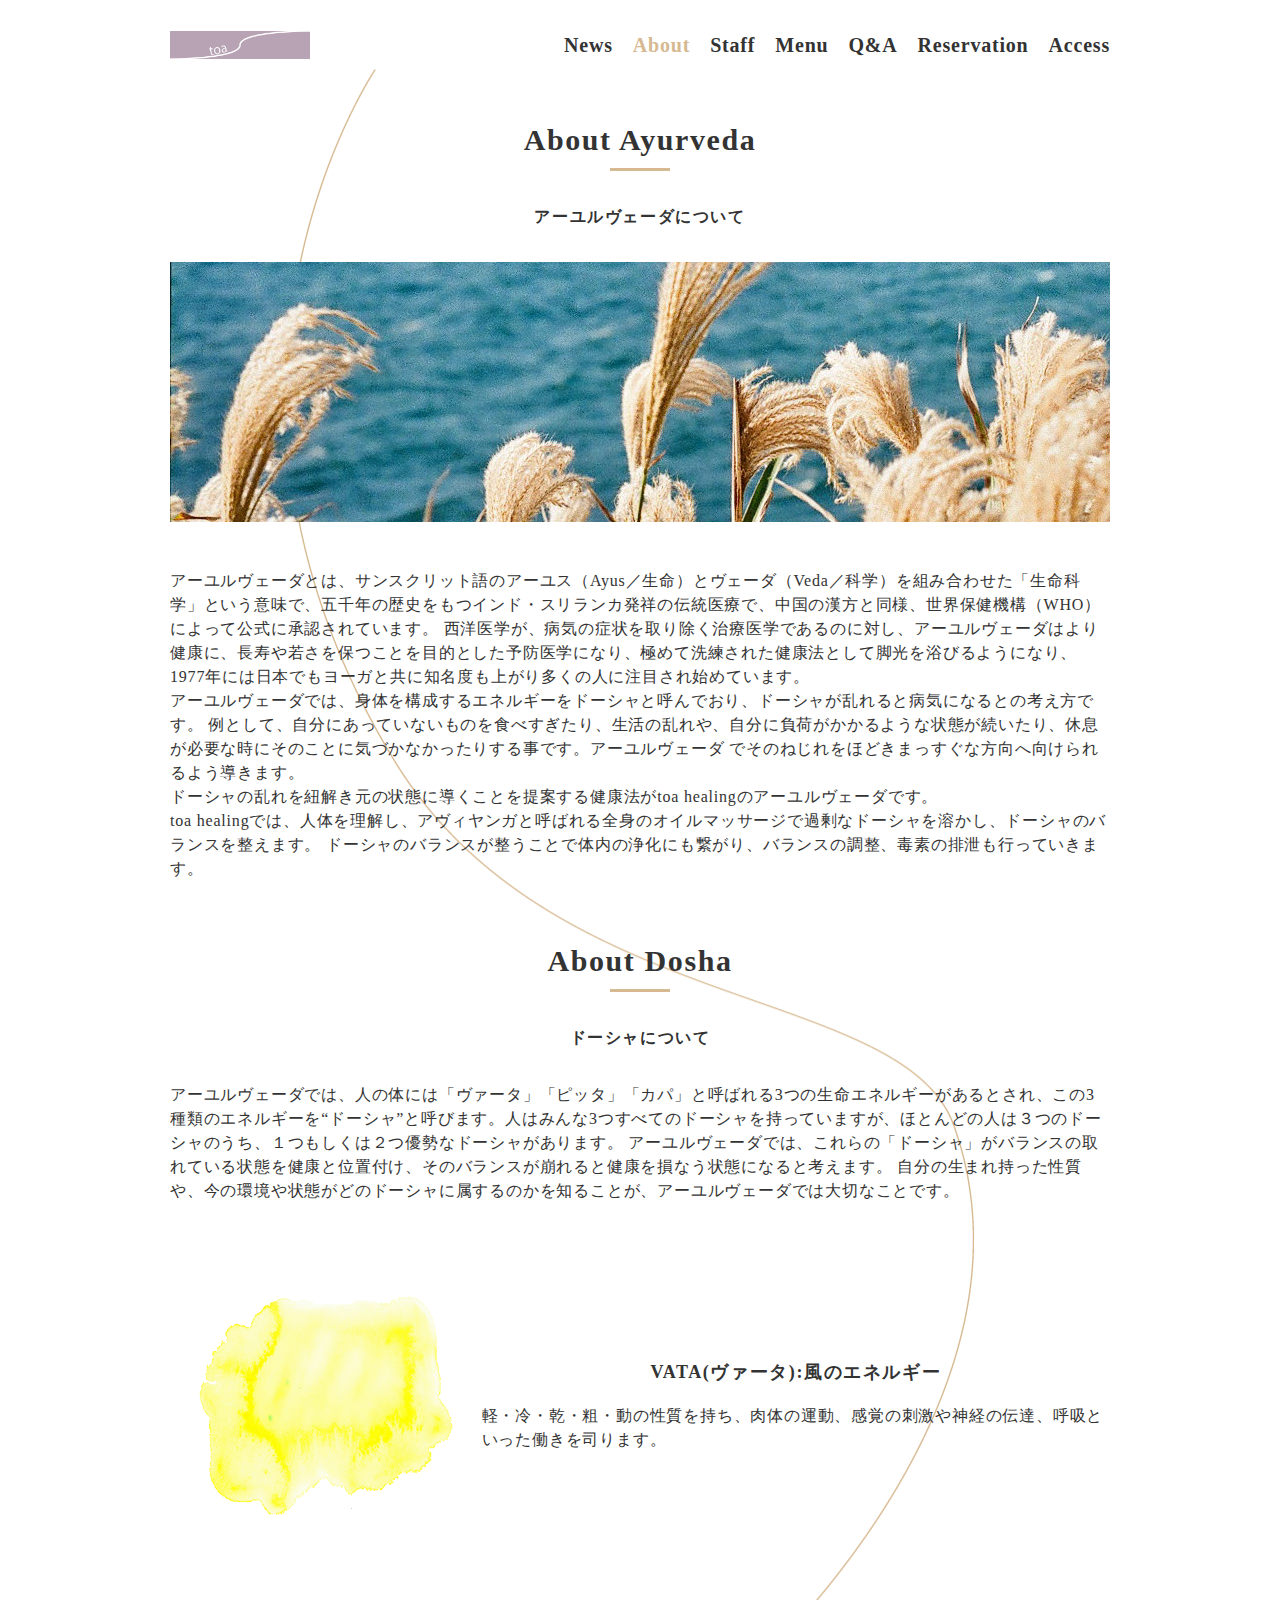
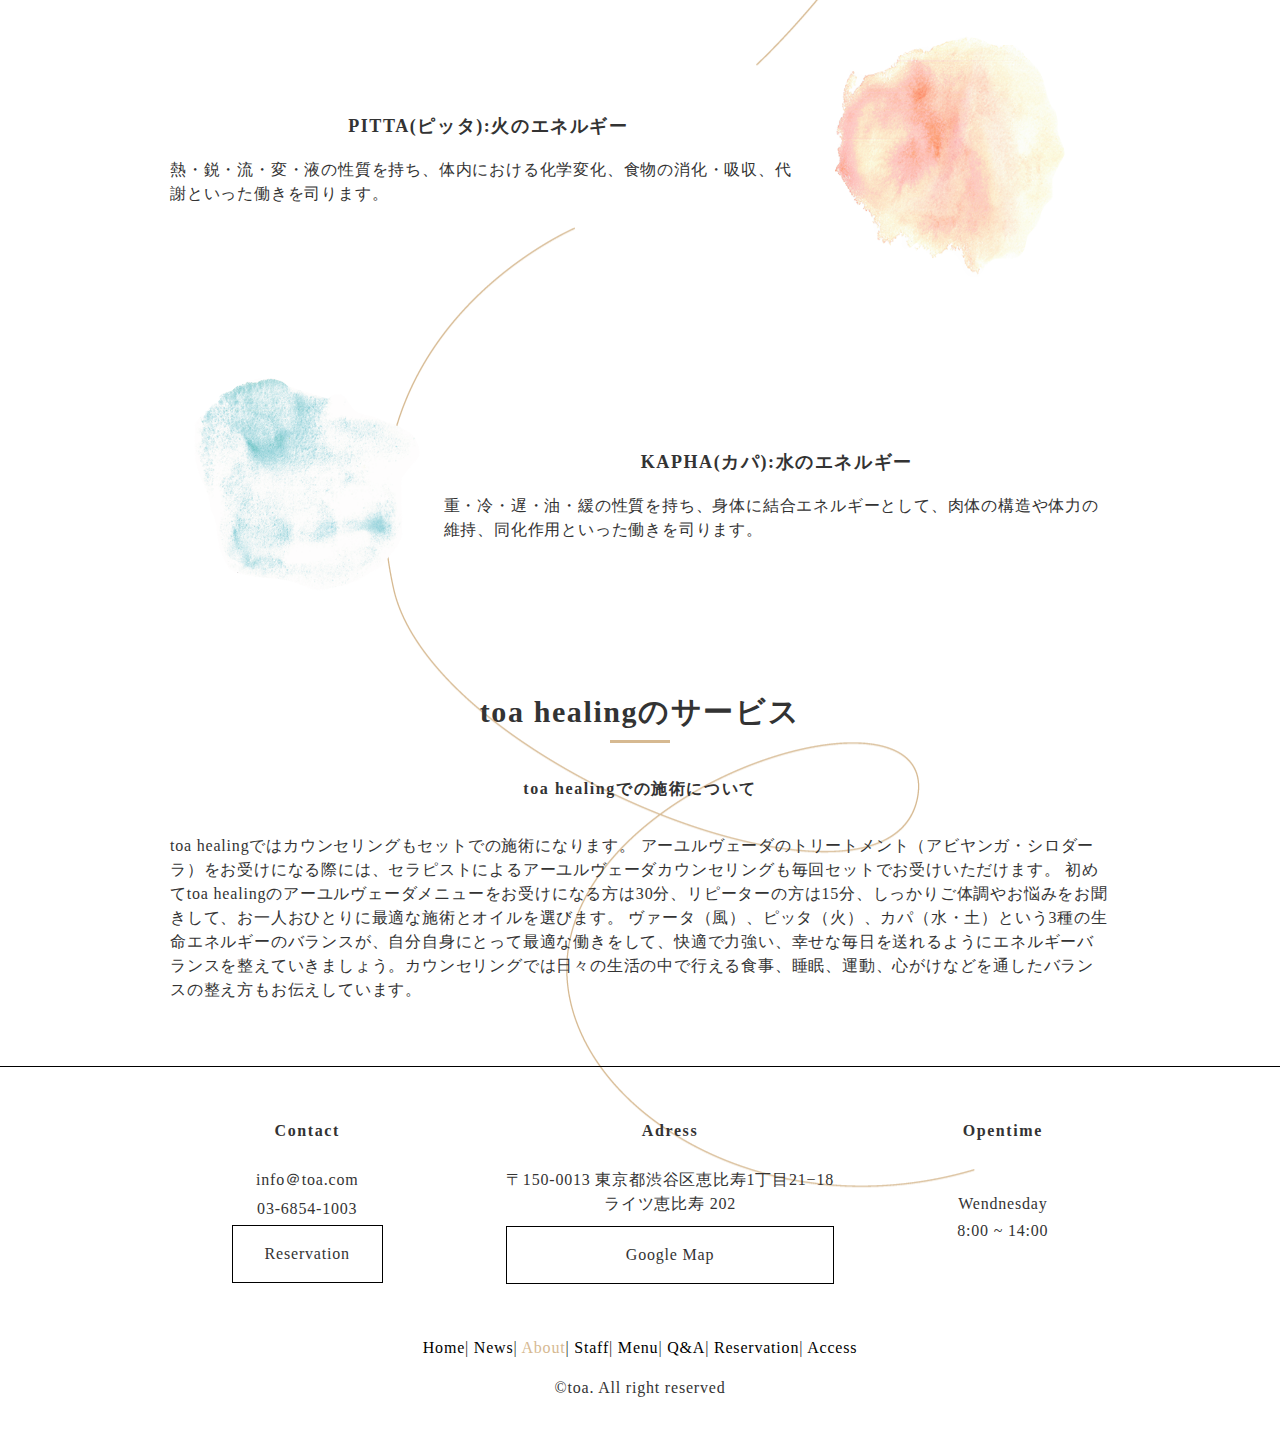
<file: about/index.html>
<!DOCTYPE html>
<html lang="ja" dir="ltr">
<head>
    <meta charset="UTF-8">
    <meta name="description" content="恵比寿のアーユルヴェーダサロン『toa』です。">
    <meta name="viewport" content="width=device-width, initial-scale=1.0">
    <title>toa :: About</title>
    <link rel="icon" href="../favicon.ico">
    <link rel="stylesheet" href="../css/reset.css">
    <link rel="stylesheet" href="../css/common.css">
    <link rel="stylesheet" href="../css/top.css">
    <link rel="stylesheet" href="../css/about.css">
    <link rel="stylesheet" href="https://use.fontawesome.com/releases/v5.6.4/css/all.css">
    <script src="../js/common.js"></script>
</head>
<body id="about">
    <div id="wrapper">
        <header>
            <div class="inner">
                <div class="headerLogo">
                    <h1 class="logo">
                        <a href="../index.html">
                            <!--img class="pc" src="images/logo.png" alt="toa logo,トア,とあ"-->
                            <img class="sp" src="../images/logo.png" alt="toa logo,トア,とあ">
                        </a>
                    </h1>
                </div>
                <div class="hamburger-menu">
                    <input type="checkbox" id="menu-btn-check" value="">
                    <label for="menu-btn-check" class="menu-btn open"><span>Menu</span></label>
                    <div class="menu-content">    
                        <nav>
                            <ul class="inner nav">
                                <li class="home spon"><a href="../index.html">Home</a></li>
                                <li class="news"><a href="../news/index.html">News</a></li>
                                <li class="about"><a href="../about/index.html">About</a></li>
                                <li class="staff"><a href="../staff/index.html">Staff</a></li>
                                <li class="menu"><a href="../menu/index.html">Menu</a></li>
                                <li class="qanda"><a href="../qanda/index.html">Q&amp;A</a></li>
                                <li class="reservation"><a href="../reservation/index.html">Reservation</a></li>
                                <li class="access"><a href="../access/index.html">Access</a></li>
                            </ul>
                        </nav>
                    </div>
                </div>
            </div><!-- .inner -->
        </header>
    <hr>
        <main>
            <div class="inner">
                <div class="ayurveda">
                    <h2>About Ayurveda</h2>
                     <h3 class="subTitle">アーユルヴェーダについて</h3>
                        <p><img src="../images/about.jpg" alt="sea,plant,海,しなやかな植物"></p>
                        <div class="ayurMessage">
                            <p>アーユルヴェーダとは、サンスクリット語のアーユス（Ayus／生命）とヴェーダ（Veda／科学）を組み合わせた「生命科学」という意味で、五千年の歴史をもつインド・スリランカ発祥の伝統医療で、中国の漢方と同様、世界保健機構（WHO）によって公式に承認されています。
                            西洋医学が、病気の症状を取り除く治療医学であるのに対し、アーユルヴェーダはより健康に、長寿や若さを保つことを目的とした予防医学になり、極めて洗練された健康法として脚光を浴びるようになり、1977年には日本でもヨーガと共に知名度も上がり多くの人に注目され始めています。
                            </p>
                            <p>
                            アーユルヴェーダでは、身体を構成するエネルギーをドーシャと呼んでおり、ドーシャが乱れると病気になるとの考え方です。
                            例として、自分にあっていないものを食べすぎたり、生活の乱れや、自分に負荷がかかるような状態が続いたり、休息が必要な時にそのことに気づかなかったりする事です。アーユルヴェーダ でそのねじれをほどきまっすぐな方向へ向けられるよう導きます。
                            </p>
                            <p>
                            ドーシャの乱れを紐解き元の状態に導くことを提案する健康法がtoa healingのアーユルヴェーダです。
                            </p>
                            <p>
                            toa healingでは、人体を理解し、アヴィヤンガと呼ばれる全身のオイルマッサージで過剰なドーシャを溶かし、ドーシャのバランスを整えます。
                            ドーシャのバランスが整うことで体内の浄化にも繋がり、バランスの調整、毒素の排泄も行っていきます。
                            </p>
                        </div>
                </div> 
                        <div class="dosha">
                            <h2> About Dosha</h2>
                            <h3 class="subTitle">ドーシャについて</h3>
                            <p>
                            アーユルヴェーダでは、人の体には「ヴァータ」「ピッタ」「カパ」と呼ばれる3つの生命エネルギーがあるとされ、この3種類のエネルギーを“ドーシャ”と呼びます。人はみんな3つすべてのドーシャを持っていますが、ほとんどの人は３つのドーシャのうち、１つもしくは２つ優勢なドーシャがあります。
                            アーユルヴェーダでは、これらの「ドーシャ」がバランスの取れている状態を健康と位置付け、そのバランスが崩れると健康を損なう状態になると考えます。 自分の生まれ持った性質や、今の環境や状態がどのドーシャに属するのかを知ることが、アーユルヴェーダでは大切なことです。
                            </p>   
                        </div>
                        <div class="section">
                            <div class="doshaImg">
                                <p><img src="../images/vata.png" alt="vata"></p>
                            </div>
                            <div class="doshaMessage">
                                <h3>VATA(ヴァータ):風のエネルギー</h3>
                                <p>軽・冷・乾・粗・動の性質を持ち、肉体の運動、感覚の刺激や神経の伝達、呼吸といった働きを司ります。</p>
                            </div>
                        </div>
                        <div class="section  pitta">
                            <div class="doshaMessage">
                                <h3>PITTA(ピッタ):火のエネルギー</h3>
                                <p>熱・鋭・流・変・液の性質を持ち、体内における化学変化、食物の消化・吸収、代謝といった働きを司ります。</p>
                            </div>
                            <div class="doshaImg">
                                <p><img src="../images/pitta.png" alt="pitta"></p>
                            </div>
                        </div>
                        <div class="section">
                            <div class="doshaImg">
                                <p><img src="../images/kapha.png" alt="kapha"></p>
                            </div>
                            <div class="doshaMessage">
                                <h3>KAPHA(カパ):水のエネルギー</h3>
                                <p>重・冷・遅・油・緩の性質を持ち、身体に結合エネルギーとして、肉体の構造や体力の維持、同化作用といった働きを司ります。</p>
                            </div>
                        </div>
                    <div class="counseling">
                        <h2>toa healingのサービス</h2>
                        <h3 class="subTitle">toa healingでの施術について</h3>
                        <p>toa healingではカウンセリングもセットでの施術になります。
                        アーユルヴェーダのトリートメント（アビヤンガ・シロダーラ）をお受けになる際には、セラピストによるアーユルヴェーダカウンセリングも毎回セットでお受けいただけます。
                        初めてtoa healingのアーユルヴェーダメニューをお受けになる方は30分、リピーターの方は15分、しっかりご体調やお悩みをお聞きして、お一人おひとりに最適な施術とオイルを選びます。
                        ヴァータ（風）、ピッタ（火）、カパ（水・土）という3種の生命エネルギーのバランスが、自分自身にとって最適な働きをして、快適で力強い、幸せな毎日を送れるようにエネルギーバランスを整えていきましょう。カウンセリングでは日々の生活の中で行える食事、睡眠、運動、心がけなどを通したバランスの整え方もお伝えしています。
                        </p>
                    </div>
            </div>
        </main>
    <hr>
        <footer>
            <div class="inner">
                <div class="footerFlex">
                    <div class="footerBlock">
                        <h3>Contact</h3>
                            <p>info＠toa.com</p>
                            <p>03-6854-1003</p>
                        <div class="footerBtn">
                            <a class="button" href="">Reservation</a>
                        </div>
                    </div>
                    <div class="footerBlock">
                        <h3>Adress</h3>
                        <p>〒150-0013 東京都渋谷区恵比寿1丁目21−18<br>
                            ライツ恵比寿 202</p>
                        <div class="footerBtn">
                            <a class="button" href="https://goo.gl/maps/tZedSvSkRm727j8m9">Google Map</a>
                        </div>
                    </div>
                    <div class="footerBlock">
                        <h3>Opentime</h3>
            　　         <p>Wendnesday</p>
                        <p>8:00 ~ 14:00</p>
                    </div>
                </div><!-- .footerFlex-->
                <div class="footerBottom">
                    <div class="footerNav">
                        <ul>
                            <li class="home"><a href="../index.html">Home</a></li>
                            <li class="news"><a href="../news/index.html">News</a></li>
                            <li class="about"><a href="../about/index.html">About</a></li>
                            <li class="staff"><a href="../staff/index.html">Staff</a></li>
                            <li class="menu"><a href="../menu/index.html">Menu</a></li>
                            <li class="qanda"><a href="../qanda/index.html">Q&amp;A</a></li>
                            <li class="reservation"><a href="../reservation/index.html">Reservation</a></li>
                            <li class="access"><a href="../access/index.html">Access</a></li>
                        </ul>
                    </div>
                    <p><small>&copy;toa. All right reserved</small></p>
                </div>
            </div><!-- .inner-->
        </footer>
    </div>
<script src="https://ajax.googleapis.com/ajax/libs/jquery/3.3.1/jquery.min.js"></script>
<script src="../js/common.js"></script>
<div id="page_top"><a href="#wrapper"><span>TOP</span></a></div>
</body>
</html>
</file>
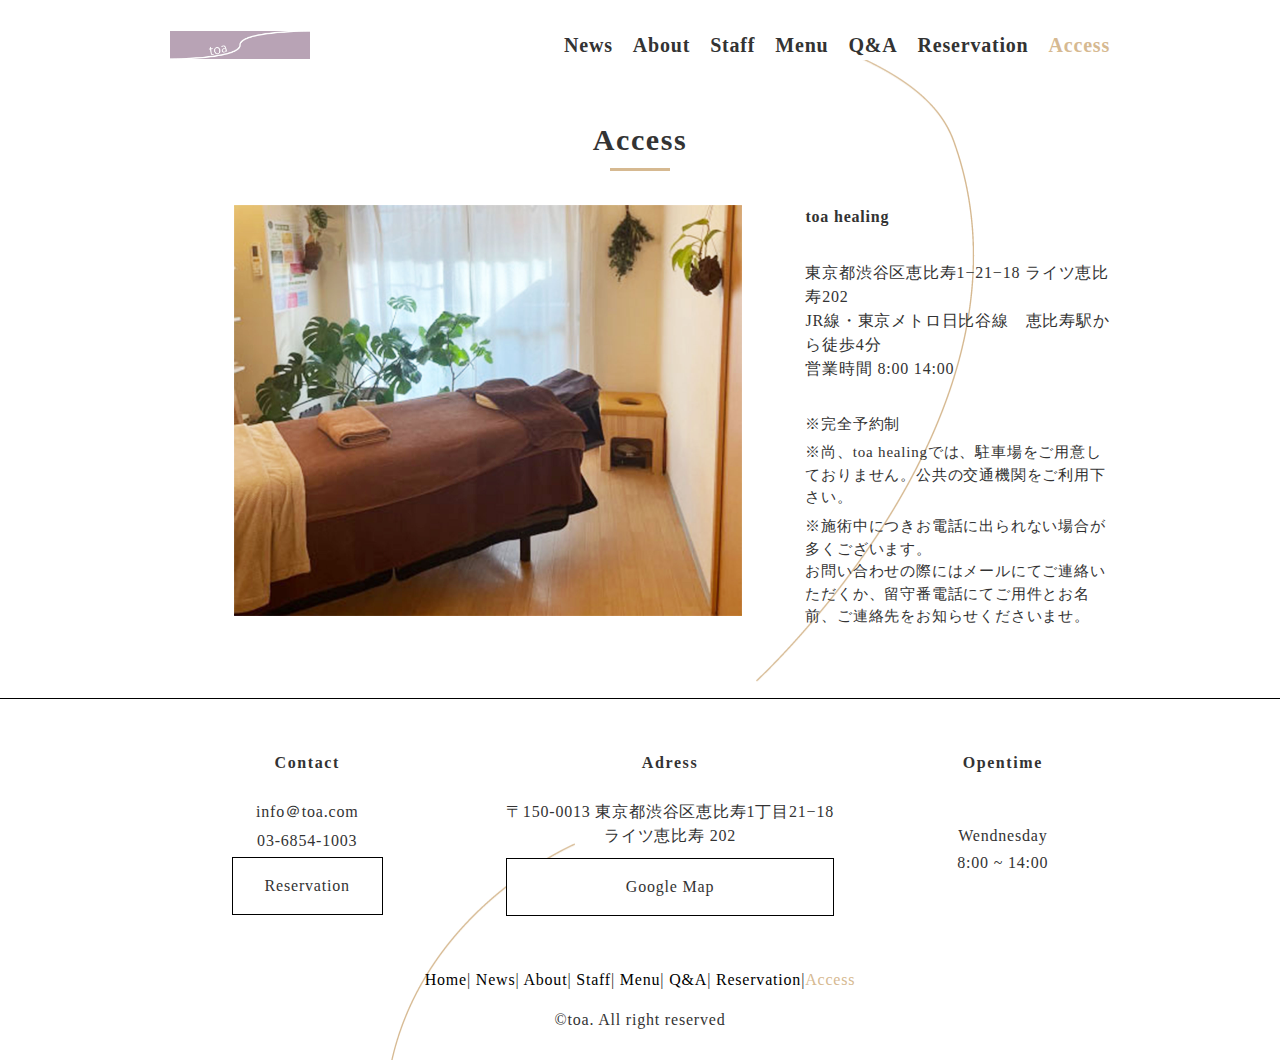
<file: access/index.html>
<!DOCTYPE html>
<html lang="ja" dir="ltr">
<head>
    <meta charset="UTF-8">
    <meta name="description" content="恵比寿のアーユルヴェーダサロン『toa』です。">
    <meta name="viewport" content="width=device-width, initial-scale=1.0">
    <title>toa :: Access</title>
    <link rel="icon" href="../favicon.ico">
    <link rel="stylesheet" href="../css/reset.css">
    <link rel="stylesheet" href="../css/common.css">
    <link rel="stylesheet" href="../css/top.css">
    <link rel="stylesheet" href="../css/access.css">
    <link rel="stylesheet" href="https://use.fontawesome.com/releases/v5.6.4/css/all.css">
    <script src="../js/common.js"></script>
</head>
<body id="access">
    <div id="wrapper">
        <header>
            <div class="inner">
                <div class="headerLogo">
                    <h1 class="logo">
                        <a href="../index.html">
                            <!--img class="pc" src="images/logo.png" alt="toa logo,トア,とあ"-->
                            <img class="sp" src="../images/logo.png" alt="toa logo,トア,とあ">
                        </a>
                    </h1>
                </div>
                <div class="hamburger-menu">
                    <input type="checkbox" id="menu-btn-check" value="">
                    <label for="menu-btn-check" class="menu-btn open"><span>Menu</span></label>
                    <div class="menu-content">    
                        <nav>
                            <ul class="inner nav">
                                <li class="home spon"><a href="../index.html">Home</a></li>
                                <li class="news"><a href="../news/index.html">News</a></li>
                                <li class="about"><a href="../about/index.html">About</a></li>
                                <li class="staff"><a href="../staff/index.html">Staff</a></li>
                                <li class="menu"><a href="../menu/index.html">Menu</a></li>
                                <li class="qanda"><a href="../qanda/index.html">Q&amp;A</a></li>
                                <li class="reservation"><a href="../reservation/index.html">Reservation</a></li>
                                <li class="access"><a href="../access/index.html">Access</a></li>
                            </ul>
                        </nav>
                    </div>
                </div>
            </div><!-- .inner -->
        </header>
    <hr>
        <div class="inner">
            <main> 
                <h2>Access</h2>
                <div class="access">
                    <div class="accessImg">
                        <p><img src="../images/shop.jpg" alt="shop,toa healing,店舗写真"></p>
                    </div> <!--accessImg-->
                    <div class="accessInfo">
                        <dl>
                            <dt>toa healing</dt>
                            <dd>東京都渋谷区恵比寿1−21−18 ライツ恵比寿202<br>
                                JR線・東京メトロ日比谷線　恵比寿駅から徒歩4分<br>
                                営業時間 8:00  14:00
                            </dd>
                        </dl>
                        <ul>
                            <li>※完全予約制</li>
                            <li>※尚、toa healingでは、駐車場をご用意しておりません。公共の交通機関をご利用下さい。</li>
                            <li>※施術中につきお電話に出られない場合が多くございます。<br>
                                お問い合わせの際にはメールにてご連絡いただくか、留守番電話にてご用件とお名前、ご連絡先をお知らせくださいませ。</li>
                        </ul>
                    </div><!--accessInfo-->    
                </div>  
            </main>
        </div>
    <hr>
        <footer>
            <div class="inner">
                <div class="footerFlex">
                    <div class="footerBlock">
                        <h3>Contact</h3>
                            <p>info＠toa.com</p>
                            <p>03-6854-1003</p>
                        <div class="footerBtn">
                            <a class="button" href="">Reservation</a>
                        </div>
                    </div>
                    <div class="footerBlock">
                        <h3>Adress</h3>
                        <p>〒150-0013 東京都渋谷区恵比寿1丁目21−18<br>
                            ライツ恵比寿 202</p>
                        <div class="footerBtn">
                            <a class="button" href="https://goo.gl/maps/tZedSvSkRm727j8m9">Google Map</a>
                        </div>
                    </div>
                    <div class="footerBlock">
                        <h3>Opentime</h3>
            　　         <p>Wendnesday</p>
                        <p>8:00 ~ 14:00</p>
                    </div>
                </div><!-- .footerFlex-->
                <div class="footerBottom">
                    <div class="footerNav">
                        <ul>
                            <li class="home"><a href="../index.html">Home</a></li>
                            <li class="news"><a href="../news/index.html">News</a></li>
                            <li class="about"><a href="../about/index.html">About</a></li>
                            <li class="staff"><a href="../staff/index.html">Staff</a></li>
                            <li class="menu"><a href="../menu/index.html">Menu</a></li>
                            <li class="qanda"><a href="../qanda/index.html">Q&amp;A</a></li>
                            <li class="reservation"><a href="../reservation/index.html">Reservation</a></li>
                            <li class="access"><a href="../access/index.html">Access</a></li>
                        </ul>
                    </div>             
                    <p><small>&copy;toa. All right reserved</small></p>
                </div>
            </div><!-- .inner-->
        </footer>
    </div>
<script src="https://ajax.googleapis.com/ajax/libs/jquery/3.3.1/jquery.min.js"></script>
<script src="../js/common.js"></script>
<div id="page_top"><a href="#wrapper"><span>TOP</span></a></div>
</body>
</html>
</file>
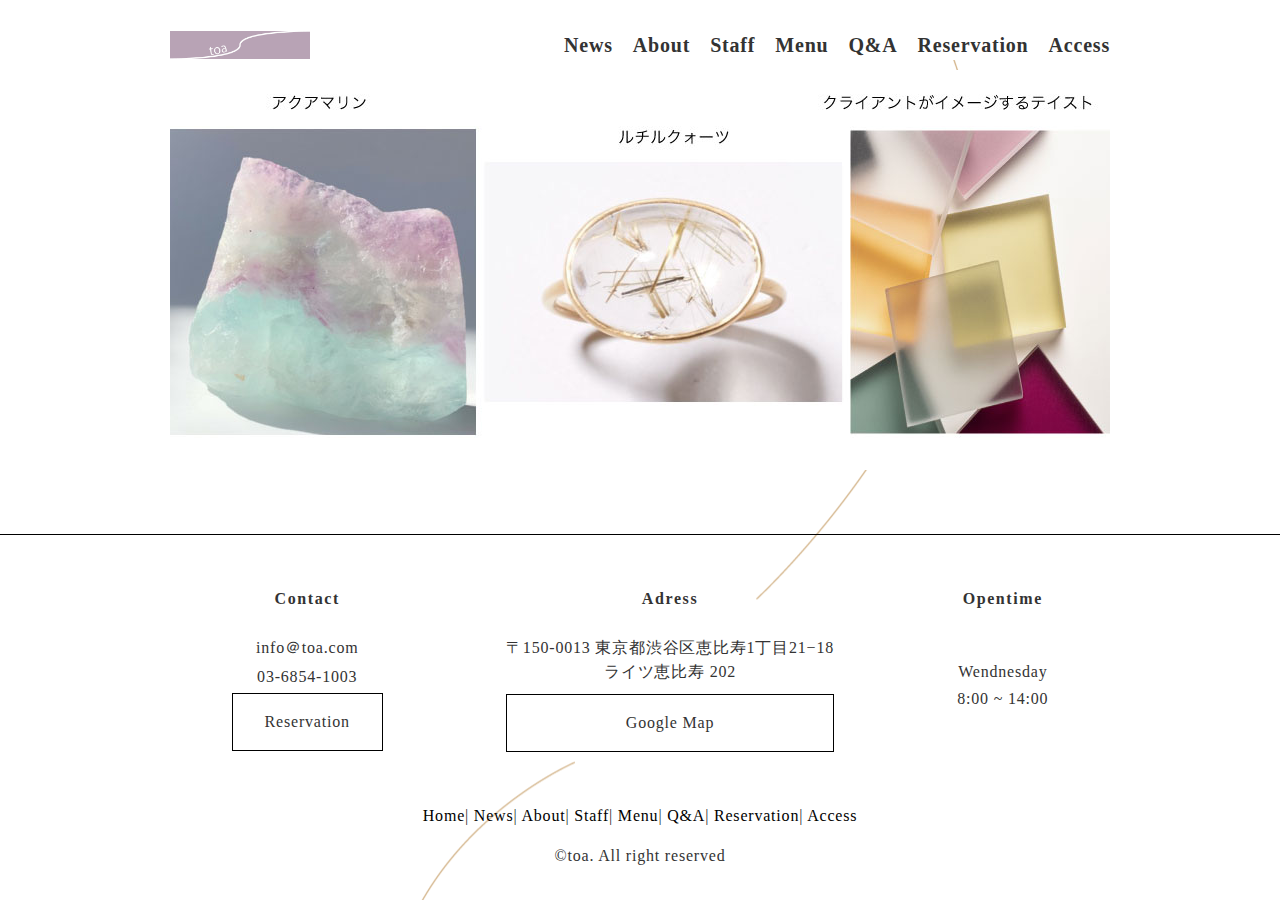
<file: kakushi/index.html>
<!DOCTYPE html>
<html lang="ja" dir="ltr">
<head>
    <meta charset="UTF-8">
    <meta name="description" content="恵比寿のアーユルヴェーダサロン『toa』です。">
    <meta name="viewport" content="width=device-width, initial-scale=1.0">
    <title>toa :: About</title>
    <link rel="icon" href="../favicon.ico">
    <link rel="stylesheet" href="../css/reset.css">
    <link rel="stylesheet" href="../css/common.css">
    <link rel="stylesheet" href="../css/top.css">
    <link rel="stylesheet" href="../css/kakushi.css">

    <!-- Font Awesome 5 Free -->
    <link rel="stylesheet" href="https://use.fontawesome.com/releases/v5.6.4/css/all.css">

    <script src="../js/common.js"></script>
      
    
</head>
<body id="kakushi">
    <div id="wrapper">
        <header>

            <div class="inner">
                <div class="headerLogo">
                    <h1 class="logo">
                        <a href="../index.html">
                            <!--img class="pc" src="images/logo.png" alt="toa logo,トア,とあ"-->
                            <img class="sp" src="../images/logo.png" alt="toa logo,トア,とあ">
                        </a>
                    </h1>
                </div>
            
                <div class="hamburger-menu">
                    <input type="checkbox" id="menu-btn-check" value="">
                    <label for="menu-btn-check" class="menu-btn open"><span>Menu</span></label>

                    <div class="menu-content">    
                        <nav>
                            <ul class="inner nav">
                                <li class="home spon"><a href="../index.html">Home</a></li>
                                <li class="news"><a href="../news/index.html">News</a></li>
                                <li class="about"><a href="../about/index.html">About</a></li>
                                <li class="staff"><a href="../staff/index.html">Staff</a></li>
                                <li class="menu"><a href="../menu/index.html">Menu</a></li>
                                <li class="qanda"><a href="../qanda/index.html">Q&amp;A</a></li>
                                <li class="reservation"><a href="../reservation/index.html">Reservation</a></li>
                                <li class="access"><a href="../access/index.html">Access</a></li>
                            </ul>
                        </nav>
                    </div>
                </div>
            </div><!-- .inner -->

        </header>


    <hr>
        
        <main>
            <div class="inner">
                            <img src="../images/kakushi.jpg" alt="イメージ画像" class="stn">
            </div>
        </main>
    <hr>

        <footer>
            <div class="inner">
                <div class="footerFlex">
                    <div class="footerBlock">
                        <h3>Contact</h3>
                            <p>info＠toa.com</p>
                            <p>03-6854-1003</p>
                        <div class="footerBtn">
                            <a class="button" href="">Reservation</a>
                        </div>
                    </div>

                    <div class="footerBlock">
                        <h3>Adress</h3>
                        <p>〒150-0013 東京都渋谷区恵比寿1丁目21−18<br>
                            ライツ恵比寿 202</p>
                        <div class="footerBtn">
                            <a class="button" href="https://goo.gl/maps/tZedSvSkRm727j8m9">Google Map</a>
                        </div>
                    </div>

                    <div class="footerBlock">
                        <h3>Opentime</h3>
            　　         <p>Wendnesday</p>
                        <p>8:00 ~ 14:00</p>
                    </div>
                </div><!-- .footerFlex-->

                <div class="footerBottom">
                    <div class="footerNav">
                        <ul>
                            <li class="home"><a href="../index.html">Home</a></li>
                            <li class="news"><a href="../news/index.html">News</a></li>
                            <li class="about"><a href="../about/index.html">About</a></li>
                            <li class="staff"><a href="../staff/index.html">Staff</a></li>
                            <li class="menu"><a href="../menu/index.html">Menu</a></li>
                            <li class="qanda"><a href="../qanda/index.html">Q&amp;A</a></li>
                            <li class="reservation"><a href="../reservation/index.html">Reservation</a></li>
                            <li class="access"><a href="../access/index.html">Access</a></li>
                        </ul>
                    </div>
                
                    <p><small>&copy;toa. All right reserved</small></p>
                </div>
            </div><!-- .inner-->
        </footer>
    </div>
<!--お試しjs-->
<!-- <link rel="stylesheet" type="text/css" href="https://cdn.jsdelivr.net/npm/slick-carousel@1.8.1/slick/slick.css">
<script src="https://cdn.jsdelivr.net/npm/slick-carousel@1.8.1/slick/slick.min.js"></script> -->
<!---->

<script src="https://ajax.googleapis.com/ajax/libs/jquery/3.3.1/jquery.min.js"></script>
<script src="../js/common.js"></script>
<div id="page_top"><a href="#wrapper"><span>TOP</span></a></div>
</body>
</html>
</file>
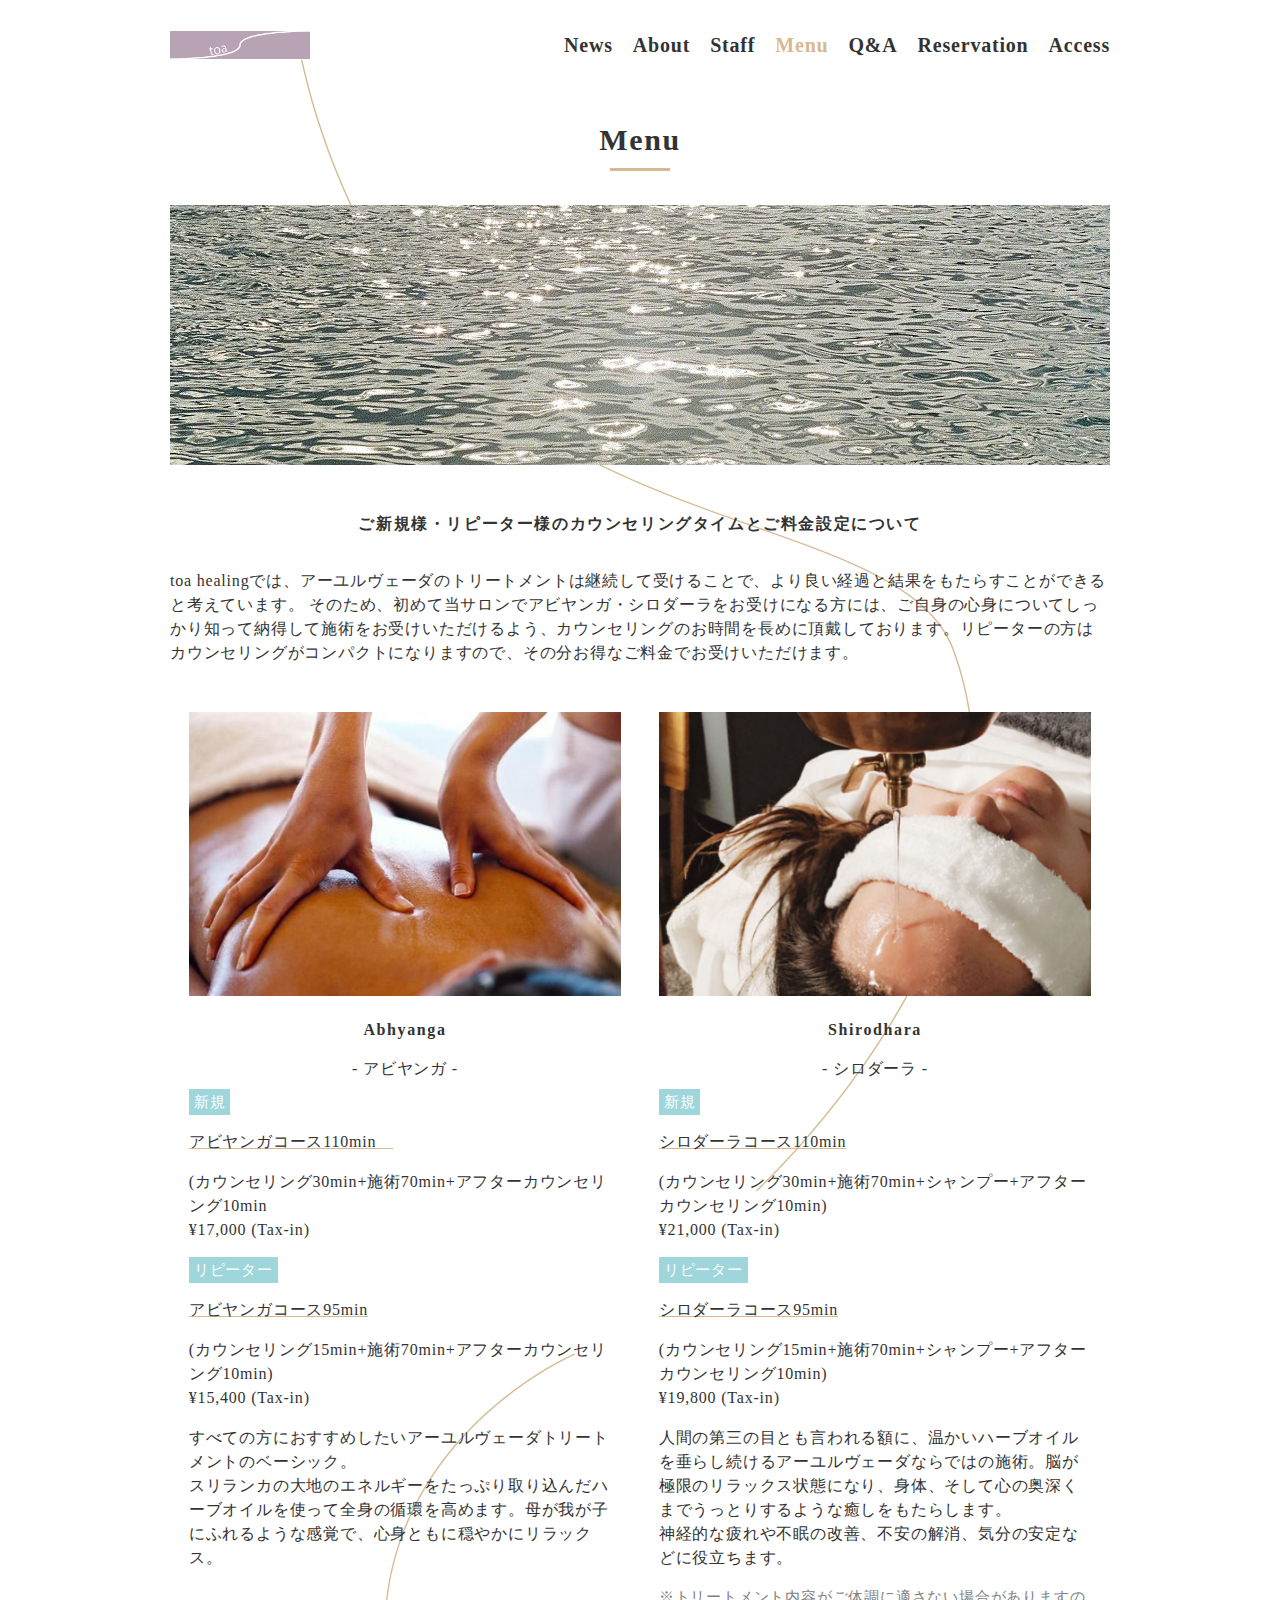
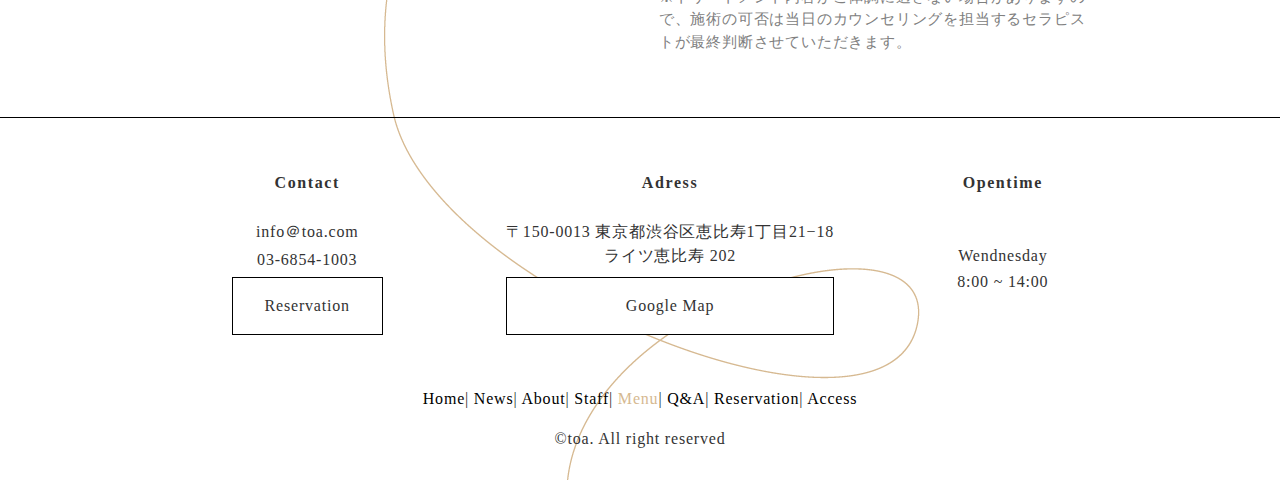
<file: menu/index.html>
<!DOCTYPE html>
<html lang="ja" dir="ltr">
<head>
    <meta charset="UTF-8">
    <meta name="description" content="恵比寿のアーユルヴェーダサロン『toa』です。">
    <meta name="viewport" content="width=device-width, initial-scale=1.0">
    <title>toa :: Menu</title>
    <link rel="icon" href="../favicon.ico">
    <link rel="stylesheet" href="../css/reset.css">
    <link rel="stylesheet" href="../css/common.css">
    <link rel="stylesheet" href="../css/top.css">
    <link rel="stylesheet" href="../css/menu.css">
    <link rel="stylesheet" href="https://use.fontawesome.com/releases/v5.6.4/css/all.css">
    <script src="../js/common.js"></script>    
</head>
<body id="menu">
    <div id="wrapper">
        <header>
            <div class="inner">
                <div class="headerLogo">
                    <h1 class="logo">
                        <a href="../index.html">
                            <!--img class="pc" src="images/logo.png" alt="toa logo,トア,とあ"-->
                            <img class="sp" src="../images/logo.png" alt="toa logo,トア,とあ">
                        </a>
                    </h1>
                </div>
                <div class="hamburger-menu">
                    <input type="checkbox" id="menu-btn-check" value="">
                    <label for="menu-btn-check" class="menu-btn open"><span>Menu</span></label>
                    <div class="menu-content">    
                        <nav>
                            <ul class="inner nav">
                                <li class="home spon"><a href="../index.html">Home</a></li>
                                <li class="news"><a href="../news/index.html">News</a></li>
                                <li class="about"><a href="../about/index.html">About</a></li>
                                <li class="staff"><a href="../staff/index.html">Staff</a></li>
                                <li class="menu"><a href="../menu/index.html">Menu</a></li>
                                <li class="qanda"><a href="../qanda/index.html">Q&amp;A</a></li>
                                <li class="reservation"><a href="../reservation/index.html">Reservation</a></li>
                                <li class="access"><a href="../access/index.html">Access</a></li>
                            </ul>
                        </nav>
                    </div>
                </div>
            </div><!-- .inner -->
        </header>
    <hr>
        <div class="inner">
            <main>
                <h2>Menu</h2>
                <p><img src="../images/menup.jpg" alt="ayurveda,海,しなやかな植物"></p>
                <h3>ご新規様・リピーター様のカウンセリングタイムとご料金設定について</h3>
                <p class="menuMessage">
                    toa healingでは、アーユルヴェーダのトリートメントは継続して受けることで、より良い経過と結果をもたらすことができると考えています。
                    そのため、初めて当サロンでアビヤンガ・シロダーラをお受けになる方には、ご自身の心身についてしっかり知って納得して施術をお受けいただけるよう、カウンセリングのお時間を長めに頂戴しております。リピーターの方はカウンセリングがコンパクトになりますので、その分お得なご料金でお受けいただけます。
                </p>
                <div class="menuClass">
                    <div class="abShiro">
                        <p><img src="../images/abyyanga.jpg" alt=""></p>                        
                        <h3>Abhyanga</h3>
                        <p class="menuKana">- アビヤンガ -</p>
                        <dl class="menuNew">
                            <dt>
                            アビヤンガコース110min　
                            </dt>
                            <dd>
                            (カウンセリング30min+施術70min+アフターカウンセリング10min
                            </dd>
                            <dd>
                            &yen;17,000 (Tax-in)
                            </dd>
                        </dl>
                        <dl class="menuRepeat">
                            <dt>
                            アビヤンガコース95min
                            </dt>
                            <dd>
                            (カウンセリング15min+施術70min+アフターカウンセリング10min)
                            </dd>
                            <dd>
                            &yen;15,400 (Tax-in)
                            </dd>
                        </dl>
                        <p class="menuMore">
                        すべての方におすすめしたいアーユルヴェーダトリートメントのベーシック。<br>
                        スリランカの大地のエネルギーをたっぷり取り込んだハーブオイルを使って全身の循環を高めます。母が我が子にふれるような感覚で、心身ともに穏やかにリラックス。
                        </p>
                    </div>
                    <div class="abShiro">
                        <p><img src="../images/shirodhara.jpg" alt=""></p>
                        <h3>Shirodhara</h3>
                        <p class="menuKana">- シロダーラ -</p>                 
                        <dl class="menuNew">
                            <dt>
                            シロダーラコース110min
                            </dt>
                            <dd>
                            (カウンセリング30min+施術70min+シャンプー+アフターカウンセリング10min)
                            </dd>
                            <dd>
                            &yen;21,000 (Tax-in)
                            </dd>
                        </dl>
                        <dl class="menuRepeat">
                            <dt>
                            シロダーラコース95min
                            </dt>
                            <dd>
                            (カウンセリング15min+施術70min+シャンプー+アフターカウンセリング10min)
                            </dd>
                            <dd>
                            &yen;19,800 (Tax-in)
                            </dd>
                        </dl>
                        <p class="menuMore">
                        人間の第三の目とも言われる額に、温かいハーブオイルを垂らし続けるアーユルヴェーダならではの施術。脳が極限のリラックス状態になり、身体、そして心の奥深くまでうっとりするような癒しをもたらします。<br>
                        神経的な疲れや不眠の改善、不安の解消、気分の安定などに役立ちます。<br>
                        </p>
                        <p class="menuMore menuInfo">
                        ※トリートメント内容がご体調に適さない場合がありますので、施術の可否は当日のカウンセリングを担当するセラピストが最終判断させていただきます。
                        </p>
                    </div>
            </div>
            </main>
        </div>
    <hr>
        <footer>
            <div class="inner">
                <div class="footerFlex">
                    <div class="footerBlock">
                        <h3>Contact</h3>
                            <p>info＠toa.com</p>
                            <p>03-6854-1003</p>
                        <div class="footerBtn">
                            <a class="button" href="">Reservation</a>
                        </div>
                    </div>
                    <div class="footerBlock">
                        <h3>Adress</h3>
                        <p>〒150-0013 東京都渋谷区恵比寿1丁目21−18<br>
                            ライツ恵比寿 202</p>
                        <div class="footerBtn">
                            <a class="button" href="https://goo.gl/maps/tZedSvSkRm727j8m9">Google Map</a>
                        </div>
                    </div>
                    <div class="footerBlock">
                        <h3>Opentime</h3>
            　　         <p>Wendnesday</p>
                        <p>8:00 ~ 14:00</p>
                    </div>
                </div><!-- .footerFlex-->
                <div class="footerBottom">
                    <div class="footerNav">
                        <ul>
                            <li class="home"><a href="../index.html">Home</a></li>
                            <li class="news"><a href="../news/index.html">News</a></li>
                            <li class="about"><a href="../about/index.html">About</a></li>
                            <li class="staff"><a href="../staff/index.html">Staff</a></li>
                            <li class="menu"><a href="../menu/index.html">Menu</a></li>
                            <li class="qanda"><a href="../qanda/index.html">Q&amp;A</a></li>
                            <li class="reservation"><a href="../reservation/index.html">Reservation</a></li>
                            <li class="access"><a href="../access/index.html">Access</a></li>
                        </ul>
                    </div>         
                    <p><small>&copy;toa. All right reserved</small></p>
                </div>
            </div><!-- .inner-->
        </footer>
    </div>
<script src="https://ajax.googleapis.com/ajax/libs/jquery/3.3.1/jquery.min.js"></script>
<script src="../js/common.js"></script>
<div id="page_top"><a href="#wrapper"><span>TOP</span></a></div>
</body>
</html>
</file>
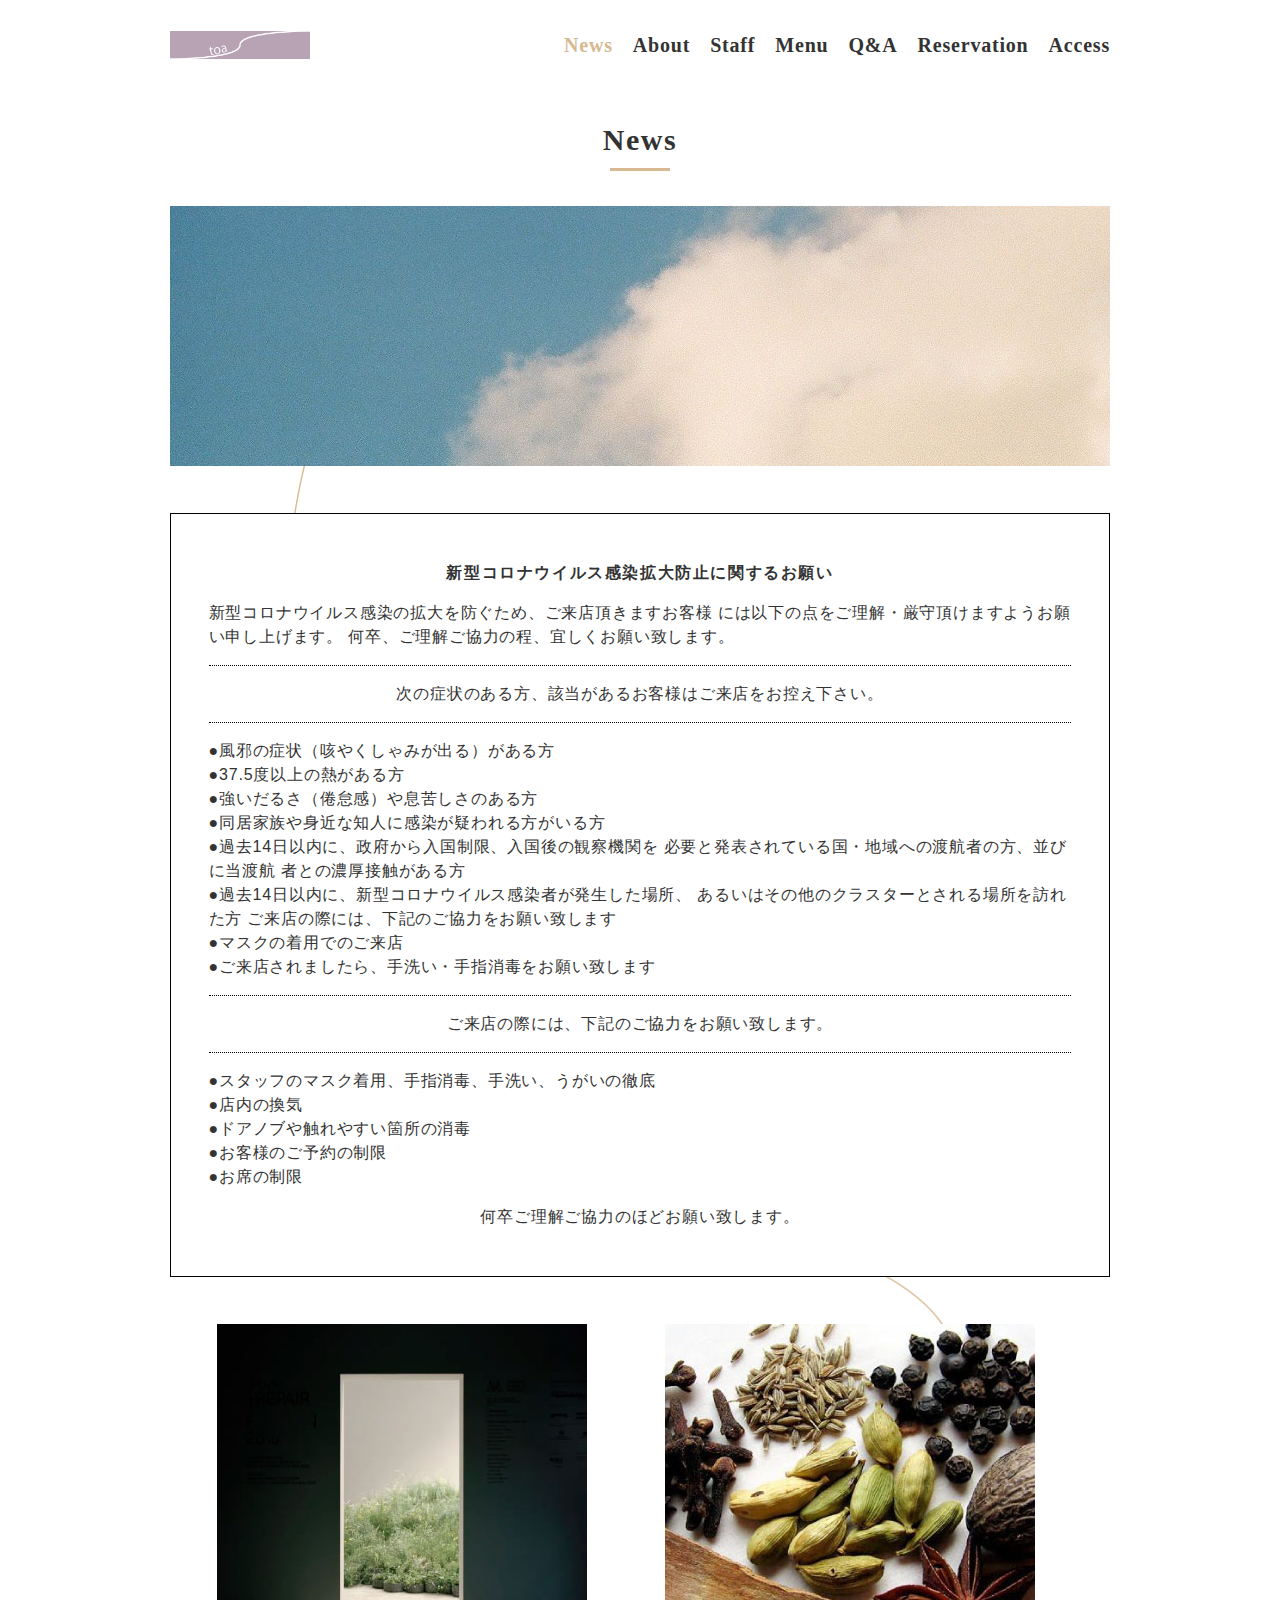
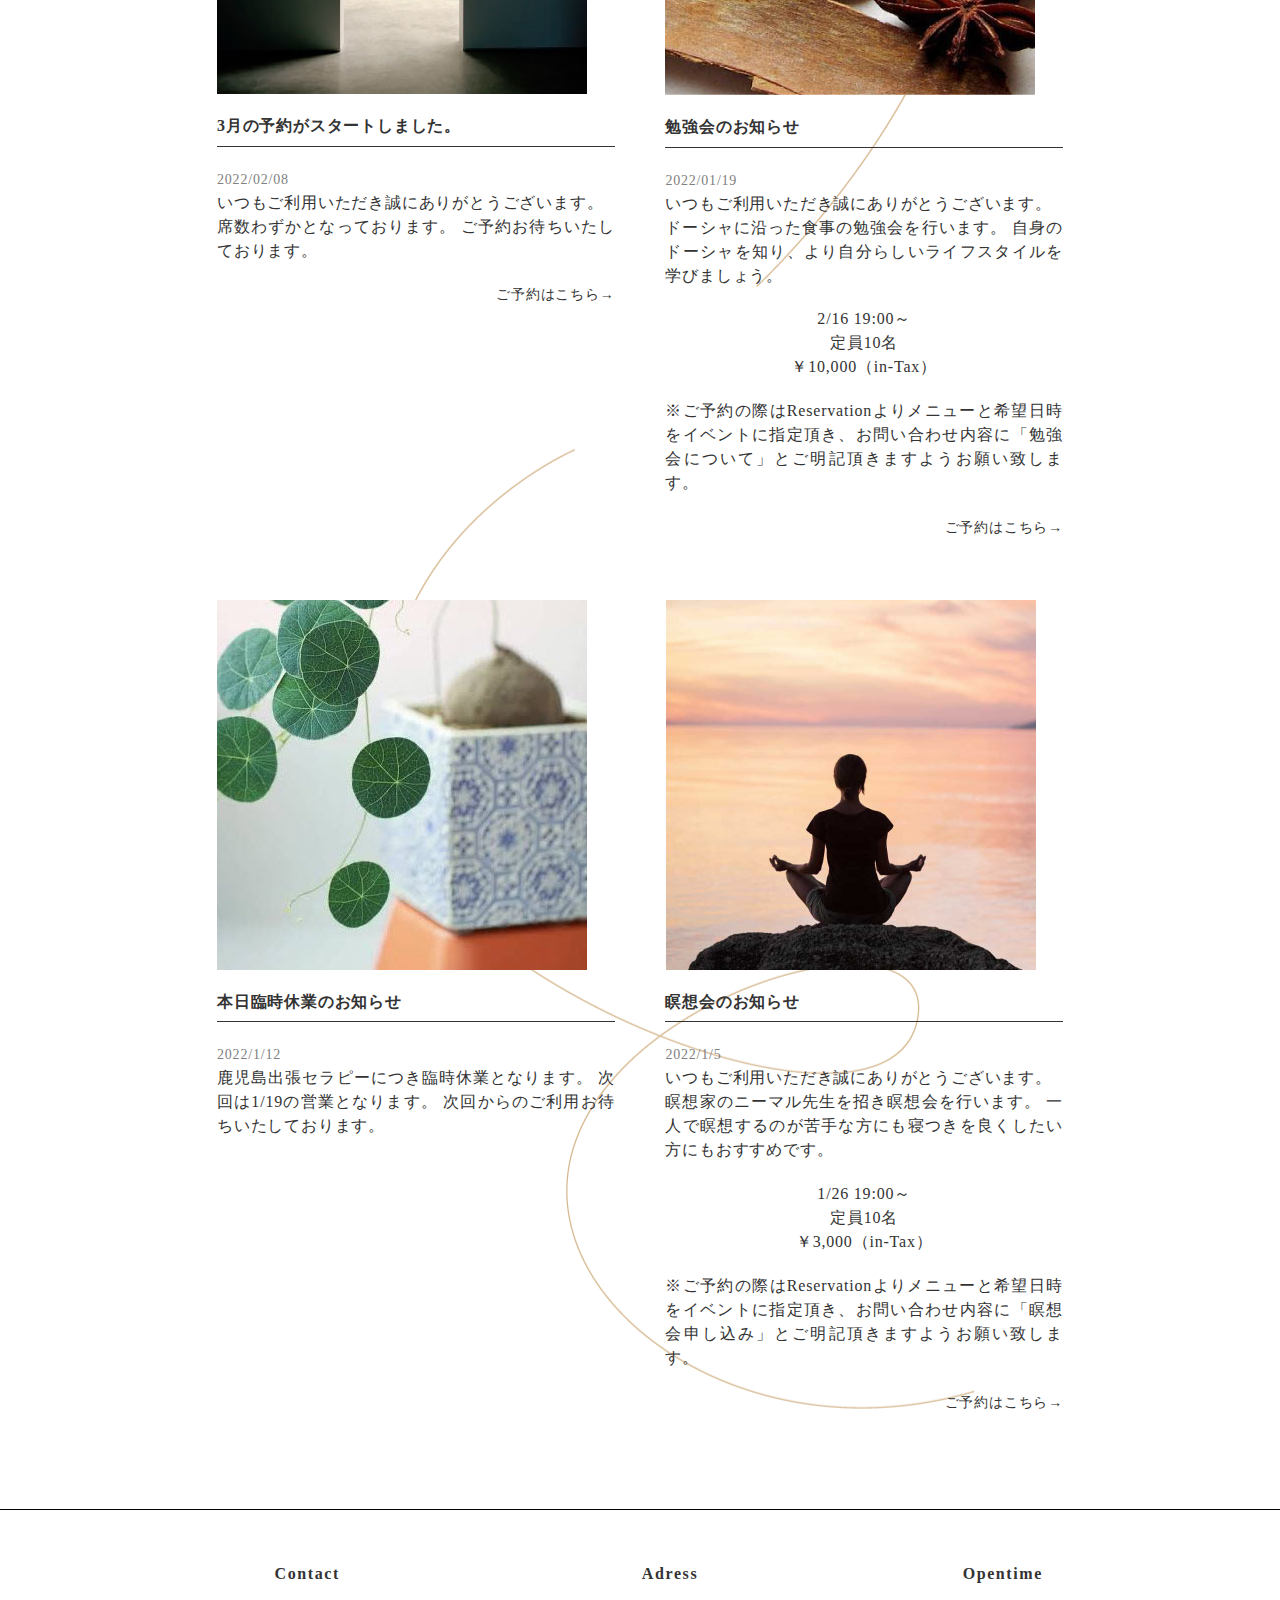
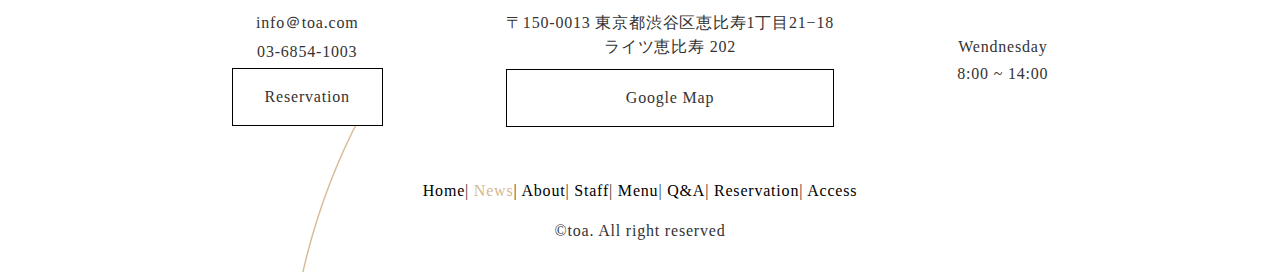
<file: news/index.html>
<!DOCTYPE html>
<html lang="ja" dir="ltr">
<head>
    <meta charset="UTF-8">
    <meta name="description" content="恵比寿のアーユルヴェーダサロン『toa』です。">
    <meta name="viewport" content="width=device-width, initial-scale=1.0">
    <title>toa :: News</title>
    <link rel="icon" href="../favicon.ico">
    <link rel="stylesheet" href="../css/reset.css">
    <link rel="stylesheet" href="../css/common.css">
    <link rel="stylesheet" href="../css/top.css">
    <link rel="stylesheet" href="../css/news.css">
    <link rel="stylesheet" href="https://use.fontawesome.com/releases/v5.6.4/css/all.css">
    <script src="../js/common.js"></script>
</head>
<body id="news">
    <div id="wrapper">
        <header>
            <div class="inner">
                <div class="headerLogo">
                    <h1 class="logo">
                        <a href="../index.html">
                            <!--img class="pc" src="images/logo.png" alt="toa logo,トア,とあ"-->
                            <img class="sp" src="../images/logo.png" alt="toa logo,トア,とあ">
                        </a>
                    </h1>
                </div>
                <div class="hamburger-menu">
                    <input type="checkbox" id="menu-btn-check" value="">
                    <label for="menu-btn-check" class="menu-btn open"><span>Menu</span></label>
                    <div class="menu-content">    
                        <nav>
                            <ul class="inner nav">
                                <li class="home spon"><a href="../index.html">Home</a></li>
                                <li class="news"><a href="../news/index.html">News</a></li>
                                <li class="about"><a href="../about/index.html">About</a></li>
                                <li class="staff"><a href="../staff/index.html">Staff</a></li>
                                <li class="menu"><a href="../menu/index.html">Menu</a></li>
                                <li class="qanda"><a href="../qanda/index.html">Q&amp;A</a></li>
                                <li class="reservation"><a href="../reservation/index.html">Reservation</a></li>
                                <li class="access"><a href="../access/index.html">Access</a></li>
                            </ul>
                        </nav>
                    </div>
                </div>
            </div><!-- .inner -->
        </header>
    <hr>
        <div class="inner">
            <main>
                <h2>News</h2>
                <p><img src="../images/news.jpg" alt="ayurveda,海,しなやかな植物"></p>
                <div class="covid">
                    <h3>新型コロナウイルス感染拡大防止に関するお願い</h3>
                    <div class="pleaseCovid">
                        <p>
                            新型コロナウイルス感染の拡大を防ぐため、ご来店頂きますお客様 には以下の点をご理解・厳守頂けますようお願い申し上げます。 何卒、ご理解ご協力の程、宜しくお願い致します。 
                        </p>
                        <p class="covidMessage">次の症状のある方、該当があるお客様はご来店をお控え下さい。</p>
                        <ul>
                            <li>風邪の症状（咳やくしゃみが出る）がある方</li>
                            <li>37.5度以上の熱がある方 </li>
                            <li>強いだるさ（倦怠感）や息苦しさのある方</li>
                            <li>同居家族や身近な知人に感染が疑われる方がいる方 </li>
                            <li>過去14日以内に、政府から入国制限、入国後の観察機関を 必要と発表されている国・地域への渡航者の方、並びに当渡航 者との濃厚接触がある方 </li>
                            <li>過去14日以内に、新型コロナウイルス感染者が発生した場所、 あるいはその他のクラスターとされる場所を訪れた方 ご来店の際には、下記のご協力をお願い致します </li>
                            <li>マスクの着用でのご来店</li>
                            <li>ご来店されましたら、手洗い・手指消毒をお願い致します </li>
                        </ul>
                        <p class="covidMessage">ご来店の際には、下記のご協力をお願い致します。</p>
                        <ul>
                            <li>スタッフのマスク着用、手指消毒、手洗い、うがいの徹底</li>
                            <li>店内の換気</li> 
                            <li>ドアノブや触れやすい箇所の消毒</li>
                            <li>お客様のご予約の制限 </li>
                            <li>お席の制限</li>
                        </ul>
                        <p class="thankyou">何卒ご理解ご協力のほどお願い致します。</p>
                    </div>
                </div>
                        <div class="newsList">
                            <div>
                                <dl>
                                    <dt><img src="../images/reserv_start.jpg" alt="reservation,予約,扉,open"><br><p>3月の予約がスタートしました。</p></dt>
                                    <dd>
                                        <p><span>2022/02/08</span><br>
                                        いつもご利用いただき誠にありがとうございます。<br>
                                        席数わずかとなっております。
                                        ご予約お待ちいたしております。
                                        </p>
                                        <p class="reservBtn"><a href="../reservation/index.html">ご予約はこちら&rarr;</a></p>
                                    </dd>
                                </dl>
                            </div>
                            <div>
                                <dl>
                                    <dt><img src="../images/study.jpg" alt="study,spice,勉強"><br><p>勉強会のお知らせ</p></dt>
                                    <dd>
                                        <p><span>2022/01/19</span><br>
                                            いつもご利用いただき誠にありがとうございます。<br>
                                            ドーシャに沿った食事の勉強会を行います。
                                            自身のドーシャを知り、より自分らしいライフスタイルを学びましょう。</p>
                                            <p class="menuMore">
                                            2/16 19:00～<br>
                                            定員10名<br>
                                            ￥10,000（in-Tax）
                                            </p>
                                            <p>※ご予約の際はReservationよりメニューと希望日時をイベントに指定頂き、お問い合わせ内容に「勉強会について」とご明記頂きますようお願い致します。</p>
                                            <p class="reservBtn"><a href="../reservation/index.html">ご予約はこちら&rarr;</a></p>
                                    </dd>
                                </dl>
                            </div>
                            <div>
                                <dl>
                                    <dt><img src="../images/close.jpg" alt="plant,植物"><br><p>本日臨時休業のお知らせ</p></dt>
                                    <dd><p><span>2022/1/12</span><br>
                                        鹿児島出張セラピーにつき臨時休業となります。
                                        次回は1/19の営業となります。
                                        次回からのご利用お待ちいたしております。
                                    </p>
                                    </dd>
                                </dl>
                            </div>
                            <div>
                                <dl>
                                    <dt><img src="../images/meditation.jpg" alt="meditation,瞑想"><br><p>瞑想会のお知らせ</p></dt>
                                    <dd><p><span>2022/1/5</span><br>
    
                                        いつもご利用いただき誠にありがとうございます。<br>
                                        瞑想家のニーマル先生を招き瞑想会を行います。
                                        一人で瞑想するのが苦手な方にも寝つきを良くしたい方にもおすすめです。
                                        <p class="menuMore">
                                        1/26 19:00～<br>
                                        定員10名<br>
                                        ￥3,000（in-Tax）
                                        </p>
                                        <p>※ご予約の際はReservationよりメニューと希望日時をイベントに指定頂き、お問い合わせ内容に「瞑想会申し込み」とご明記頂きますようお願い致します。</p>

                                        <p class="reservBtn"><a href="../reservation/index.html">ご予約はこちら&rarr;</a></p>
                                    </dd>
                                </dl>
                            </div>
                    </div>
            </main>
        </div>
    <hr>
        <footer>
            <div class="inner">
                <div class="footerFlex">
                    <div class="footerBlock">
                        <h3>Contact</h3>
                            <p>info＠toa.com</p>
                            <p>03-6854-1003</p>
                        <div class="footerBtn">
                            <a class="button" href="">Reservation</a>
                        </div>
                    </div>
                    <div class="footerBlock">
                        <h3>Adress</h3>
                        <p>〒150-0013 東京都渋谷区恵比寿1丁目21−18<br>
                            ライツ恵比寿 202</p>
                        <div class="footerBtn">
                            <a class="button" href="https://goo.gl/maps/tZedSvSkRm727j8m9">Google Map</a>
                        </div>
                    </div>
                    <div class="footerBlock">
                        <h3>Opentime</h3>
            　　         <p>Wendnesday</p>
                        <p>8:00 ~ 14:00</p>
                    </div>
                </div><!-- .footerFlex-->
                <div class="footerBottom">
                    <div class="footerNav">
                        <ul>
                            <li class="home"><a href="../index.html">Home</a></li>
                            <li class="news"><a href="../news/index.html">News</a></li>
                            <li class="about"><a href="../about/index.html">About</a></li>
                            <li class="staff"><a href="../staff/index.html">Staff</a></li>
                            <li class="menu"><a href="../menu/index.html">Menu</a></li>
                            <li class="qanda"><a href="../qanda/index.html">Q&amp;A</a></li>
                            <li class="reservation"><a href="../reservation/index.html">Reservation</a></li>
                            <li class="access"><a href="../access/index.html">Access</a></li>
                        </ul>
                    </div>              
                    <p><small>&copy;toa. All right reserved</small></p>
                </div>
            </div><!-- .inner-->
        </footer>
    </div>
<script src="https://ajax.googleapis.com/ajax/libs/jquery/3.3.1/jquery.min.js"></script>
<script src="../js/common.js"></script>
<div id="page_top"><a href="#wrapper"><span>TOP</span></a></div>
</body>
</html>
</file>
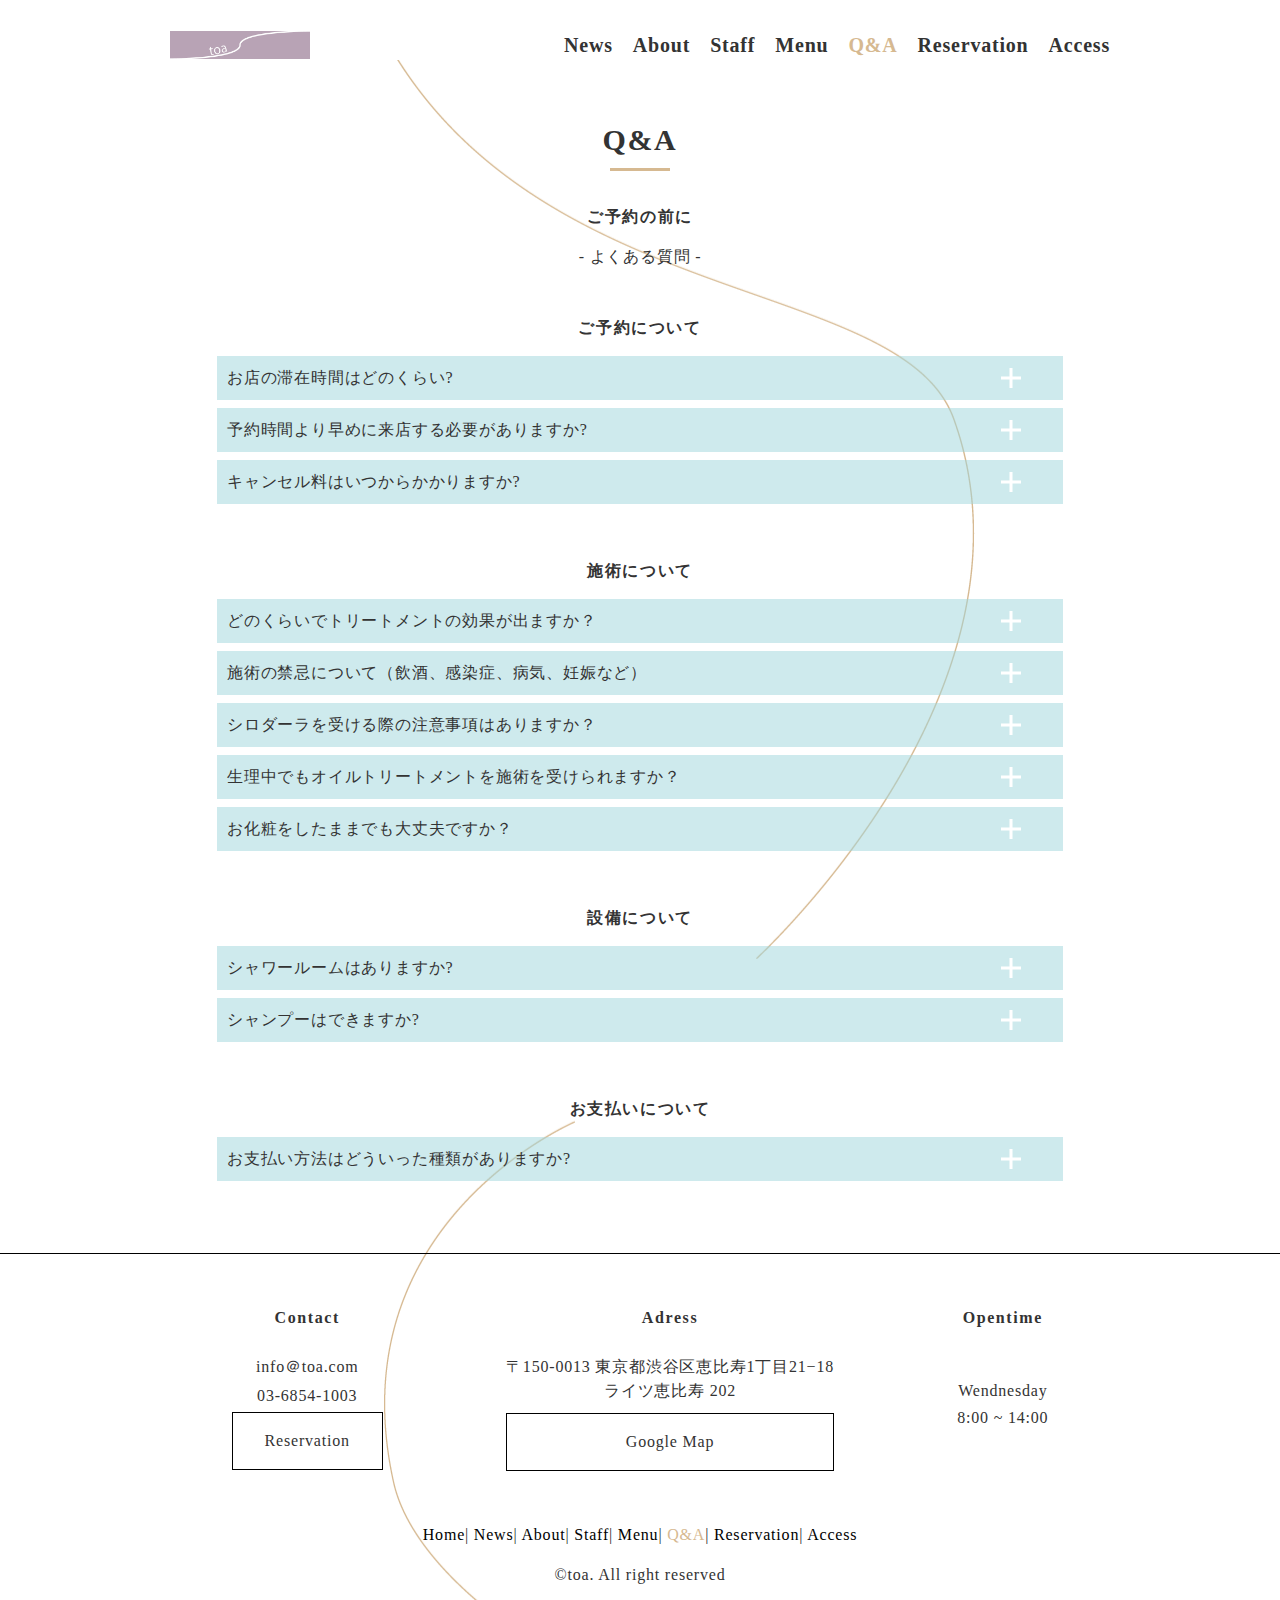
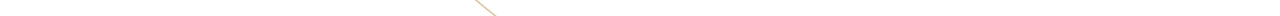
<file: qanda/index.html>
<!DOCTYPE html>
<html lang="ja" dir="ltr">
<head>
    <meta charset="UTF-8">
    <meta name="description" content="恵比寿のアーユルヴェーダサロン『toa』です。">
    <meta name="viewport" content="width=device-width, initial-scale=1.0">
    <title>toa :: Q&amp;A</title>
    <link rel="icon" href="../favicon.ico">
    <link rel="stylesheet" href="../css/reset.css">
    <link rel="stylesheet" href="../css/common.css">
    <link rel="stylesheet" href="../css/top.css">
    <link rel="stylesheet" href="../css/qanda.css">
    <link rel="stylesheet" href="https://use.fontawesome.com/releases/v5.6.4/css/all.css">
    <script src="../js/common.js"></script>    
</head>
<body id="qanda">
    <div id="wrapper">
        <header>
            <div class="inner">
                <div class="headerLogo">
                    <h1 class="logo">
                        <a href="../index.html">
                            <!--img class="pc" src="images/logo.png" alt="toa logo,トア,とあ"-->
                            <img class="sp" src="../images/logo.png" alt="toa logo,トア,とあ">
                        </a>
                    </h1>
                </div>
                <div class="hamburger-menu">
                    <input type="checkbox" id="menu-btn-check" value="">
                    <label for="menu-btn-check" class="menu-btn open"><span>Menu</span></label>
                    <div class="menu-content">    
                        <nav>
                            <ul class="inner nav">
                                <li class="home spon"><a href="../index.html">Home</a></li>
                                <li class="news"><a href="../news/index.html">News</a></li>
                                <li class="about"><a href="../about/index.html">About</a></li>
                                <li class="staff"><a href="../staff/index.html">Staff</a></li>
                                <li class="menu"><a href="../menu/index.html">Menu</a></li>
                                <li class="qanda"><a href="../qanda/index.html">Q&amp;A</a></li>
                                <li class="reservation"><a href="../reservation/index.html">Reservation</a></li>
                                <li class="access"><a href="../access/index.html">Access</a></li>
                            </ul>
                        </nav>
                    </div>
                </div>
            </div><!-- .inner -->
        </header>
        <hr>
        <div class="inner">
            <main>
                <h2>Q&amp;A</h2>
                <div class="qaMessage">
                    <h3>ご予約の前に</h3>
                    <p>- よくある質問 -</p>
                </div>
                        <section>
                            <h3>ご予約について</h3>
                            <input id="acd-check1" class="acd-check" type="checkbox" value="">
                            <label class="acd-label" for="acd-check1">お店の滞在時間はどのくらい?</label>
                            <div class="acd-content">
                                <div>
                                    <p>当店ではお客様に最善のトリートメントをご提供するため、カウンセリングのお時間を長めにいただいております。以下を目安にお時間をお見積りの上ご来店下さい。</p>
                                </div>
                                    <dl>
                                        <dt>アビヤンガ・・・</dt>
                                            <dd>施術時間＋1時間程度（前カウンセリング30分程度、お着替え、アフターティー）<p>※アビヤンガにシャンプーを追加する場合には+30分お見積りください。</p><dd>
                                        <dt>シロダーラ・・・</dt>
                                            <dd>施術時間＋1時間半程度（前カウンセリング30分程度、お着替え、シャンプー、アフターティー）</dd>
                                    </dl>
                            </div>
                            <input id="acd-check2" class="acd-check" type="checkbox" value="">
                            <label class="acd-label" for="acd-check2">予約時間より早めに来店する必要がありますか?</label>
                            <div class="acd-content">
                                <p>ご予約時間通りにお越しくださって大丈夫です。</p>
                                <p>１０分前より受付可能ですが、当サロンは１部屋のみで運営しているため、早めにお越しいただいた場合も待合スペースにてお時間までお待ちいただくことがございます。</p>
                            </div>
                            <input id="acd-check3" class="acd-check" type="checkbox" value="">
                            <label class="acd-label" for="acd-check3">キャンセル料はいつからかかりますか?</label>
                            <div class="acd-content">
                                <p>ご予約前日（営業時間内）までにご連絡いただければキャンセル料は発生しません。上記期限をすぎてキャンセルされる場合、または無連絡でご来店されなかった場合、施術の半額をキャンセル料として申し受けております。<p>
                                <p>なお万一、前日の営業時間を過ぎてからキャンセルされる場合は、お電話(留守番電話)ではなく、極力メール(info@toa.com)にてご連絡いただけますようご協力下さいませ</p>
                            </div>
                        </section>
                        <section>
                            <h3>施術について</h3>
                            <input id="acd-check4" class="acd-check" type="checkbox" value="">
                            <label class="acd-label" for="acd-check4">どのくらいでトリートメントの効果が出ますか？</label>
                            <div class="acd-content">
                                <p>お悩みや理想、生活環境は人それぞれのため、どのくらいの期間や施術回数を経て理想の状態に近づけるか一概には申し上げることが出来ません。カウンセリングで現状をご相談いただき、お一人おひとりに適したアプローチと施術頻度をお伝えさせていただきます。</p>
                                <p>一例ですが、体質改善や生活パターン、思考パターンの改善を行いたい方には、アーユルヴェーダのハーバルオイルで隔週～月1回くらいのペースでしっかりアプローチし、可能なら生活改善のアドバイスを実践いただくことでより早く変化を体感いただけるようサポートさせていただきます。</p>
                                <p>場合によっては一度の施術でもかなりの体感をいただけることがございます。</p>
                            </div>
                            <input id="acd-check5" class="acd-check" type="checkbox" value="">
                            <label class="acd-label" for="acd-check5">施術の禁忌について（飲酒、感染症、病気、妊娠など）</label>
                            <div class="acd-content">
                                <p>感染症羅漢中（感染性皮膚疾患含む）、発熱中、飲酒後は施術をお受けになれません。</p>
                                <p>また、手術を受けた方は、内容の如何に関わらず、術後最低6か月は施術をお受けになれません。また、骨折などでボルトの埋め込み等を行った方は術後経過期間に関わらず施術をお受けいただけません。事故防止のためご了承くださいませ。</p>
                                <p>妊娠中は、ご予約の際にご体調など詳細をお伺いしてメニューをご提案させていただきます。</p>
                                <p>また、産後はご体調によりますが1か月後から施術をお受けいただけます。授乳中の方は、お受けいただけないメニューがございますので事前にお申し出ください。</p>
                            </div>
                            <input id="acd-check6" class="acd-check" type="checkbox" value="">
                            <label class="acd-label" for="acd-check6">シロダーラを受ける際の注意事項はありますか？</label>
                            <div class="acd-content">
                                <p>シロダーラはスリランカ・インドでは医療行為として提供される大変効果の高い施術で、いくつか禁忌事項がございます。</p>
                                <p>当サロンではリラクゼーションメニューとしてご提供しておりますが、以下の注意事項を十分にご理解いただい上で施術をお受け下さいませ。</p>
                                <p>シロダーラは、頭皮から多量のオイルを吸収するため、施術後は『カパ』という水・土の要素を多く含むエネルギーが一時的に高まり、眠い・だるい・重いなどの症状が出ることがあります。
                                    シロダーラの後はできるだけご予定を入れず、次のことを心掛けてゆっくりとお過ごしください。&darr;
                                </p>
                                    <ul>
                                        <li>昼寝をしない。</li>
                                        <li>頭の緊張が緩んでぼんやりすることがあるため、運転は避けるか、十分に注意してお出かけ下さい。</li>
                                        <li>お食事は温かく、消化しやすいものを摂る。　例）野菜スープ、雑炊、ポタージュ、煮物定食、温そば、全粒パンのホットサンドなど。</li>
                                        <li>肉（とくに牛肉）や生魚、揚げ物、冷たい乳製品など消化に時間のかかるものは体を重く・だるくさせやすいのでお控えください。アルコールは厳禁です。</li>
                                    </ul>
                                <p>なお、施術日にお客様に以下の症状がみられる際は、シロダーラによって悪化しないよう、セラピストより別のメニューをご提案する場合がございます。&darr;</p>
                                    <ul>
                                        <li>風邪、特に熱・鼻水・痰・咳・耳の炎症があるとき</li>
                                        <li>花粉症や耳鼻喉のアレルギー症状が強く出ているとき</li>
                                        <li>その他、シロダーラの施術を避けたほうが良いとセラピストが判断したとき</li>
                                    </ul>    
                                <p>施術前後の注意事項（食事、運動、昼寝など）チャクラトリートメント・アビヤンガ共通&darr;</p>
                                <dl>
                                    <dt>【施術前】</dt>
                                        <dd><p>ご来店の１時間くらい前までにお食事を済ませ、満腹の状態を避けるようお心がけください。
                                        また極端な空腹状態での施術もお体に負担がかかりますのでお避け下さい。</p>
                                        </dd>
                                    <dt>【施術後】</dt>
                                        <dd>飲酒…施術当日は飲酒をお控えください。トリートメント効果で代謝・吸収力がUPし、巡りも良くなっておりますので、アルコールの影響が通常より強く出る可能性がございます。</dd>
                                </dl>
                                <dl>
                                    <dt>食事…</dt>
                                    <dd>施術後のお食事は、消化に重いもの（脂っこいもの、牛肉や豚肉、生魚など）・刺激物（極端に辛いものなど）を控え、温野菜やスープなど、消化に良く体に栄養を与えるお食事でトリートメントの効果をさらに高めてみてください。</dd>
                                    <dt>運動…</dt>
                                    <dd>施術後は整ったエネルギーバランスを保つため、心身ともに穏やかな過ごし方をお心がけください。激しい運動や、長時間日光に当たることは控え、散歩など気持ちよく軽く体を動かす程度にされることをお薦めします。</dd>
                                </dl>
                            </div>
                            <input id="acd-check7" class="acd-check" type="checkbox" value="">
                            <label class="acd-label" for="acd-check7">生理中でもオイルトリートメントを施術を受けられますか？</label>
                            <div class="acd-content">
                                <p>生理中の施術も受付可能ではございますが、お客様のお体の負担を軽減するため、以下のようにご案内しております。</p>
                                    <dl>
                                        <dt>アビヤンガ…</dt>
                                        <dd>生理初日（できれば3日目まで）はお控えください。</dd>
                                        <dt>シロダーラ…</dt>
                                        <dd>生理初日～終了後3日はお控えください。</dd>
                                    </dl>
                            </div>
                            <input id="acd-check8" class="acd-check" type="checkbox" value="">
                            <label class="acd-label" for="acd-check8">お化粧をしたままでも大丈夫ですか？</label>
                            <div class="acd-content">
                                <p>お化粧をしたままでもお受けいただけます。</p>
                                <p>ただし、施術内容によってはお顔に触れる場合もございますので、気になる方はお化粧直しをご持参ください。</p>
                            </div>
                        </section>
                        <section>
                            <h3>設備について</h3>
                            <input id="acd-check9" class="acd-check" type="checkbox" value="">
                            <label class="acd-label" for="acd-check9">シャワールームはありますか?</label>
                            <div class="acd-content">
                                <p>当サロンでは施術後ホットタオルの拭き取りのみさせていただいており、シャワールームはございません。</p>
                                <p>当店で使用するハーバルオイルはお肌への浸透が大変良く、施術中にお体に丁度必要な量（適量）が吸収されていきます。<br>
                                    ホットタオルでの拭き取り後はほとんどべたつきはございませんので、そのままお帰りになってもお気になさらない方が大多数です。
                                </p>
                            </div>
                            <input id="acd-check10" class="acd-check" type="checkbox" value="">
                            <label class="acd-label" for="acd-check10">シャンプーはできますか?</label>
                            <div class="acd-content">
                                <p>シロダーラをお受けになる場合のみ、シャンプー可能になります。</p>
                                <p>アビヤンガにヘッドマッサージオプションを追加される場合、以下からお選びいただけますので、施術後のご予定に合わせてご相談ください。</p>
                                    <ol>
                                        <li>1. オイル少なめ（またはオイルなし）でヘッドマッサージ⇒シャンプーなしで終了　※髪を束ねたり、帽子をかぶってお帰りになる方が多いです。</li>
                                        <li>2. しっかりオイルを使ってヘッドマッサージ⇒別途シャンプーオプションを追加（2,500円+税)</li>
                                    </ol>
                                <p>なおシャンプーからドライの途中まではセラピストが担当し、最後のブロー・ヘアセットお仕上げはお客様ご自身にお願いしております。</p>
                            </div>
                        </section>  
                        <section>
                            <h3>お支払いについて</h3>
                            <input id="acd-check11" class="acd-check" type="checkbox" value="">
                            <label class="acd-label" for="acd-check11">お支払い方法はどういった種類がありますか?</label>
                            <div class="acd-content">
                                <p>当サロンでは現金・クレジットカード（ VISA / MasterCard / JCB / AmericanExpress / DinersClub ）でのお支払いが可能です。</p>
                            </div>
                        </section>  
            </main>
            <hr>
        </div>
        <footer>
            <div class="inner">
                <div class="footerFlex">
                    <div class="footerBlock">
                        <h3>Contact</h3>
                            <p>info＠toa.com</p>
                            <p>03-6854-1003</p>
                        <div class="footerBtn">
                            <a class="button" href="">Reservation</a>
                        </div>
                    </div>
                    <div class="footerBlock">
                        <h3>Adress</h3>
                        <p>〒150-0013 東京都渋谷区恵比寿1丁目21−18<br>
                            ライツ恵比寿 202</p>
                        <div class="footerBtn">
                            <a class="button" href="https://goo.gl/maps/tZedSvSkRm727j8m9">Google Map</a>
                        </div>
                    </div>
                    <div class="footerBlock">
                        <h3>Opentime</h3>
            　　         <p>Wendnesday</p>
                        <p>8:00 ~ 14:00</p>
                    </div>
                </div><!-- .footerFlex-->
                    <div class="footerBottom">
                        <div class="footerNav">
                            <ul>
                                <li class="home"><a href="../index.html">Home</a></li>
                                <li class="news"><a href="../news/index.html">News</a></li>
                                <li class="about"><a href="../about/index.html">About</a></li>
                                <li class="staff"><a href="../staff/index.html">Staff</a></li>
                                <li class="menu"><a href="../menu/index.html">Menu</a></li>
                                <li class="qanda"><a href="../qanda/index.html">Q&amp;A</a></li>
                                <li class="reservation"><a href="../reservation/index.html">Reservation</a></li>
                                <li class="access"><a href="../access/index.html">Access</a></li>
                            </ul>
                        </div>
                        <p><small>&copy;toa. All right reserved</small></p>
                    </div>
            </div><!-- .inner-->
        </footer>
    </div>
    <script src="https://ajax.googleapis.com/ajax/libs/jquery/3.3.1/jquery.min.js"></script>
    <script src="../js/common.js"></script>
    <div id="page_top"><a href="#wrapper"><span>TOP</span></a></div>
</body>
</html>
</file>
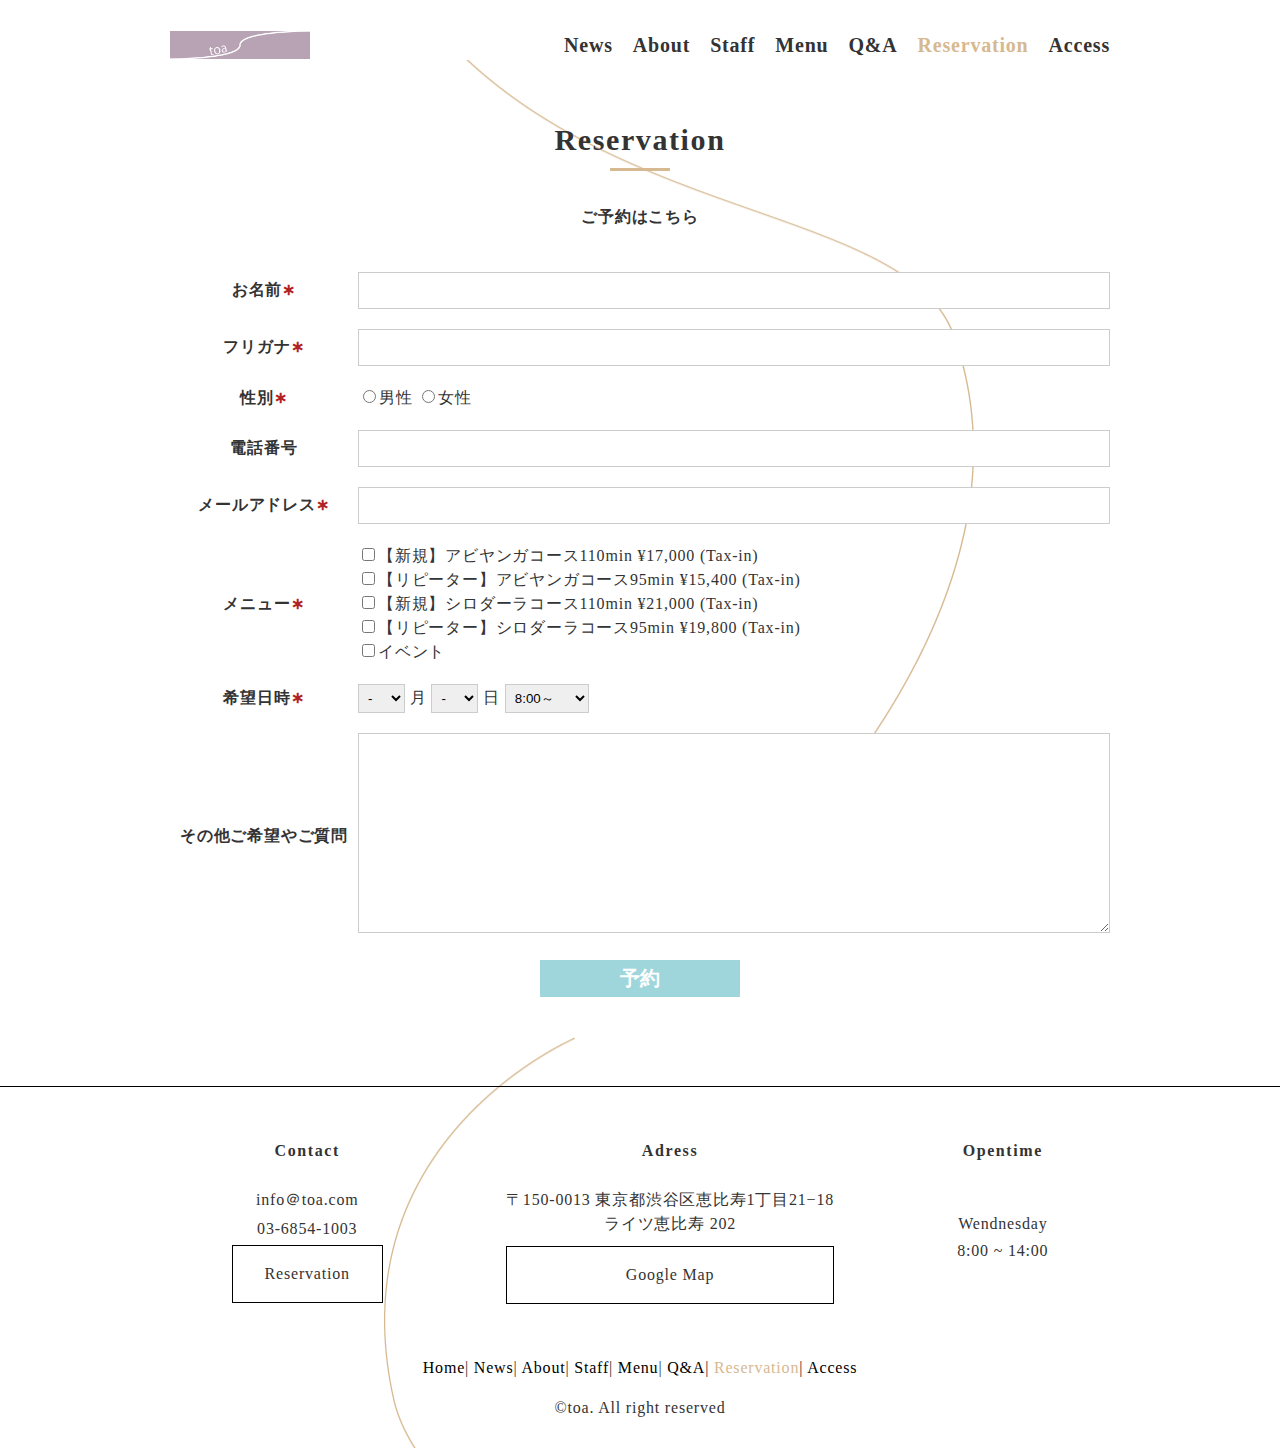
<file: reservation/index.html>
<!DOCTYPE html>
<html lang="ja" dir="ltr">
<head>
    <meta charset="UTF-8">
    <meta name="description" content="恵比寿のアーユルヴェーダサロン『toa』です。">
    <meta name="viewport" content="withh=device-withh, initial-scale=1.0">
    <title>toa :: Reservation</title>
    <link rel="icon" href="../favicon.ico">
    <link rel="stylesheet" href="../css/reset.css">
    <link rel="stylesheet" href="../css/common.css">
    <link rel="stylesheet" href="../css/top.css">
    <link rel="stylesheet" href="../css/reservation.css">
    <link rel="stylesheet" href="https://use.fontawesome.com/releases/v5.6.4/css/all.css">
    <script src="../js/common.js"></script>    
</head>
<body id="reservation">
    <div id="wrapper">
        <header>
            <div class="inner">
                <div class="headerLogo">
                    <h1 class="logo">
                        <a href="../index.html">
                            <!--img class="pc" src="images/logo.png" alt="toa logo,トア,とあ"-->
                            <img class="sp" src="../images/logo.png" alt="toa logo,トア,とあ">
                        </a>
                    </h1>
                </div>
                <div class="hamburger-menu">
                    <input type="checkbox" id="menu-btn-check" value="">
                    <label for="menu-btn-check" class="menu-btn open"><span>Menu</span></label>
                    <div class="menu-content">    
                        <nav>
                            <ul class="inner nav">
                                <li class="home spon"><a href="../index.html">Home</a></li>
                                <li class="news"><a href="../news/index.html">News</a></li>
                                <li class="about"><a href="../about/index.html">About</a></li>
                                <li class="staff"><a href="../staff/index.html">Staff</a></li>
                                <li class="menu"><a href="../menu/index.html">Menu</a></li>
                                <li class="qanda"><a href="../qanda/index.html">Q&amp;A</a></li>
                                <li class="reservation"><a href="../reservation/index.html">Reservation</a></li>
                                <li class="access"><a href="../access/index.html">Access</a></li>
                            </ul>
                        </nav>
                    </div>
                </div>
            </div><!-- .inner -->
        </header>
    <hr>
        <div class="inner">
            <main>
                <h2>Reservation</h2>
                <form action=" " method="post">
			<table>
                <caption>ご予約はこちら</caption>
				<tr>
					<th>お名前<span style="color:#b22222"><sup>∗</sup></span></th>
					<td><input type="text" name="onamae" value="" required="" class="form-text"></td>
				</tr>
				<tr>
					<th>フリガナ<span style="color:#b22222"><sup>∗</sup></span></th>
					<td><input type="text" name="furigana" value="" required="" class="form-text"></td>
				</tr>
                <tr>
					<th>性別<span style="color:#b22222"><sup>∗</sup></span></th>
					<td>
                        <label><input type="radio" name="gender" value="" placeholder="" class="txtInput">男性</label>
                        <label><input type="radio" name="gender" value="" placeholder="" class="txtInput">女性</label>
                    </td>
                    </tr>
				<tr>
					<th>電話番号</th>
					<td><input type="tel" name="tel" value="" class="form-text"></td>
				</tr>
				<tr>
					<th>メールアドレス<span style="color:#b22222"><sup>∗</sup></span></th>
					<td><input type="email" name="email" value="" required="" class="form-text"></td>
				</tr>
                <tr>
					<th>メニュー<span style="color:#b22222"><sup>∗</sup></span></th>
					<td class="menuList">
                        <label><input type="checkbox" name="menu" value="" placeholder="" class="txtInput">【新規】アビヤンガコース110min 	&yen;17,000 (Tax-in)</label><br>
                        <label><input type="checkbox" name="menu" value="" placeholder="" class="txtInput">【リピーター】アビヤンガコース95min 	&yen;15,400 (Tax-in)</label><br>
                        <label><input type="checkbox" name="menu" value="" placeholder="" class="txtInput">【新規】シロダーラコース110min 	&yen;21,000 (Tax-in)</label><br>
                        <label><input type="checkbox" name="menu" value="" placeholder="" class="txtInput">【リピーター】シロダーラコース95min	&yen;19,800 (Tax-in)</label><br>
                        <label><input type="checkbox" name="menu" value="" placeholder="" class="txtInput">イベント</label>
                    </td>
				</tr>
				<tr>
					<th>希望日時<span style="color:#b22222"><sup>∗</sup></span></th>
					<td>
						<select name="month1" required="" class="form-select">
							<option value="" selected="selected">-</option>
							<option value="1">1</option>
							<option value="2">2</option>
							<option value="3">3</option>
							<option value="4">4</option>
							<option value="5">5</option>
							<option value="6">6</option>
							<option value="7">7</option>
							<option value="8">8</option>
							<option value="9">9</option>
							<option value="10">10</option>
							<option value="11">11</option>
							<option value="12">12</option>
						</select> 月
						<select name="day1" required="" class="form-select">
							<option value="" selected="selected">-</option>
							<option value="1">1</option>
							<option value="2">2</option>
							<option value="3">3</option>
							<option value="4">4</option>
							<option value="5">5</option>
							<option value="6">6</option>
							<option value="7">7</option>
							<option value="8">8</option>
							<option value="9">9</option>
							<option value="10">10</option>
							<option value="11">11</option>
							<option value="12">12</option>
							<option value="13">13</option>
							<option value="14">14</option>
							<option value="15">15</option>
							<option value="16">16</option>
							<option value="17">17</option>
							<option value="18">18</option>
							<option value="19">19</option>
							<option value="20">20</option>
							<option value="21">21</option>
							<option value="22">22</option>
							<option value="23">23</option>
							<option value="24">24</option>
							<option value="25">25</option>
							<option value="26">26</option>
							<option value="27">27</option>
							<option value="28">28</option>
							<option value="29">29</option>
							<option value="30">30</option>
							<option value="31">31</option>
						</select> 日
						<select name="time1" required="" class="form-select">
							<option value="8" selected="selected">8:00～</option>
							<option value="10">10:00～</option>
							<option value="12">12:00～</option>
                            <option value="iventTime">イベント</option>
						</select>
					</td>
				</tr>
                <tr>
					<th>その他ご希望やご質問</th>
					<td><textarea name="message" class="form-text textarea"></textarea></td>
				</tr>
				<tr>
					<th colspan="2">
						<input type="submit" value="予約" class="form-submit">
					</th>
				</tr>
			</table>
		</form>                    

            </main>
        </div>

    <hr>

        <footer>
            <div class="inner">
                <div class="footerFlex">
                    <div class="footerBlock">
                        <h3>Contact</h3>
                            <p>info＠toa.com</p>
                            <p>03-6854-1003</p>
                        <div class="footerBtn">
                            <a class="button" href="">Reservation</a>
                        </div>
                    </div>

                    <div class="footerBlock">
                        <h3>Adress</h3>
                        <p>〒150-0013 東京都渋谷区恵比寿1丁目21−18<br>
                            ライツ恵比寿 202</p>
                        <div class="footerBtn">
                            <a class="button" href="https://goo.gl/maps/tZedSvSkRm727j8m9">Google Map</a>
                        </div>
                    </div>

                    <div class="footerBlock">
                        <h3>Opentime</h3>
            　　         <p>Wendnesday</p>
                        <p>8:00 ~ 14:00</p>
                    </div>
                </div><!-- .footerFlex-->

                <div class="footerBottom">
                    <div class="footerNav">
                        <ul>
                            <li class="home"><a href="../index.html">Home</a></li>
                            <li class="news"><a href="../news/index.html">News</a></li>
                            <li class="about"><a href="../about/index.html">About</a></li>
                            <li class="staff"><a href="../staff/index.html">Staff</a></li>
                            <li class="menu"><a href="../menu/index.html">Menu</a></li>
                            <li class="qanda"><a href="../qanda/index.html">Q&amp;A</a></li>
                            <li class="reservation"><a href="../reservation/index.html">Reservation</a></li>
                            <li class="access"><a href="../access/index.html">Access</a></li>
                        </ul>
                    </div>
                
                    <p><small>&copy;toa. All right reserved</small></p>
                </div>
            </div><!-- .inner-->
        </footer>
    </div>

<script src="https://ajax.googleapis.com/ajax/libs/jquery/3.3.1/jquery.min.js"></script>
<script src="../js/common.js"></script>
<div id="page_top"><a href="#wrapper"><span>TOP</span></a></div>
</body>
</html>
</file>
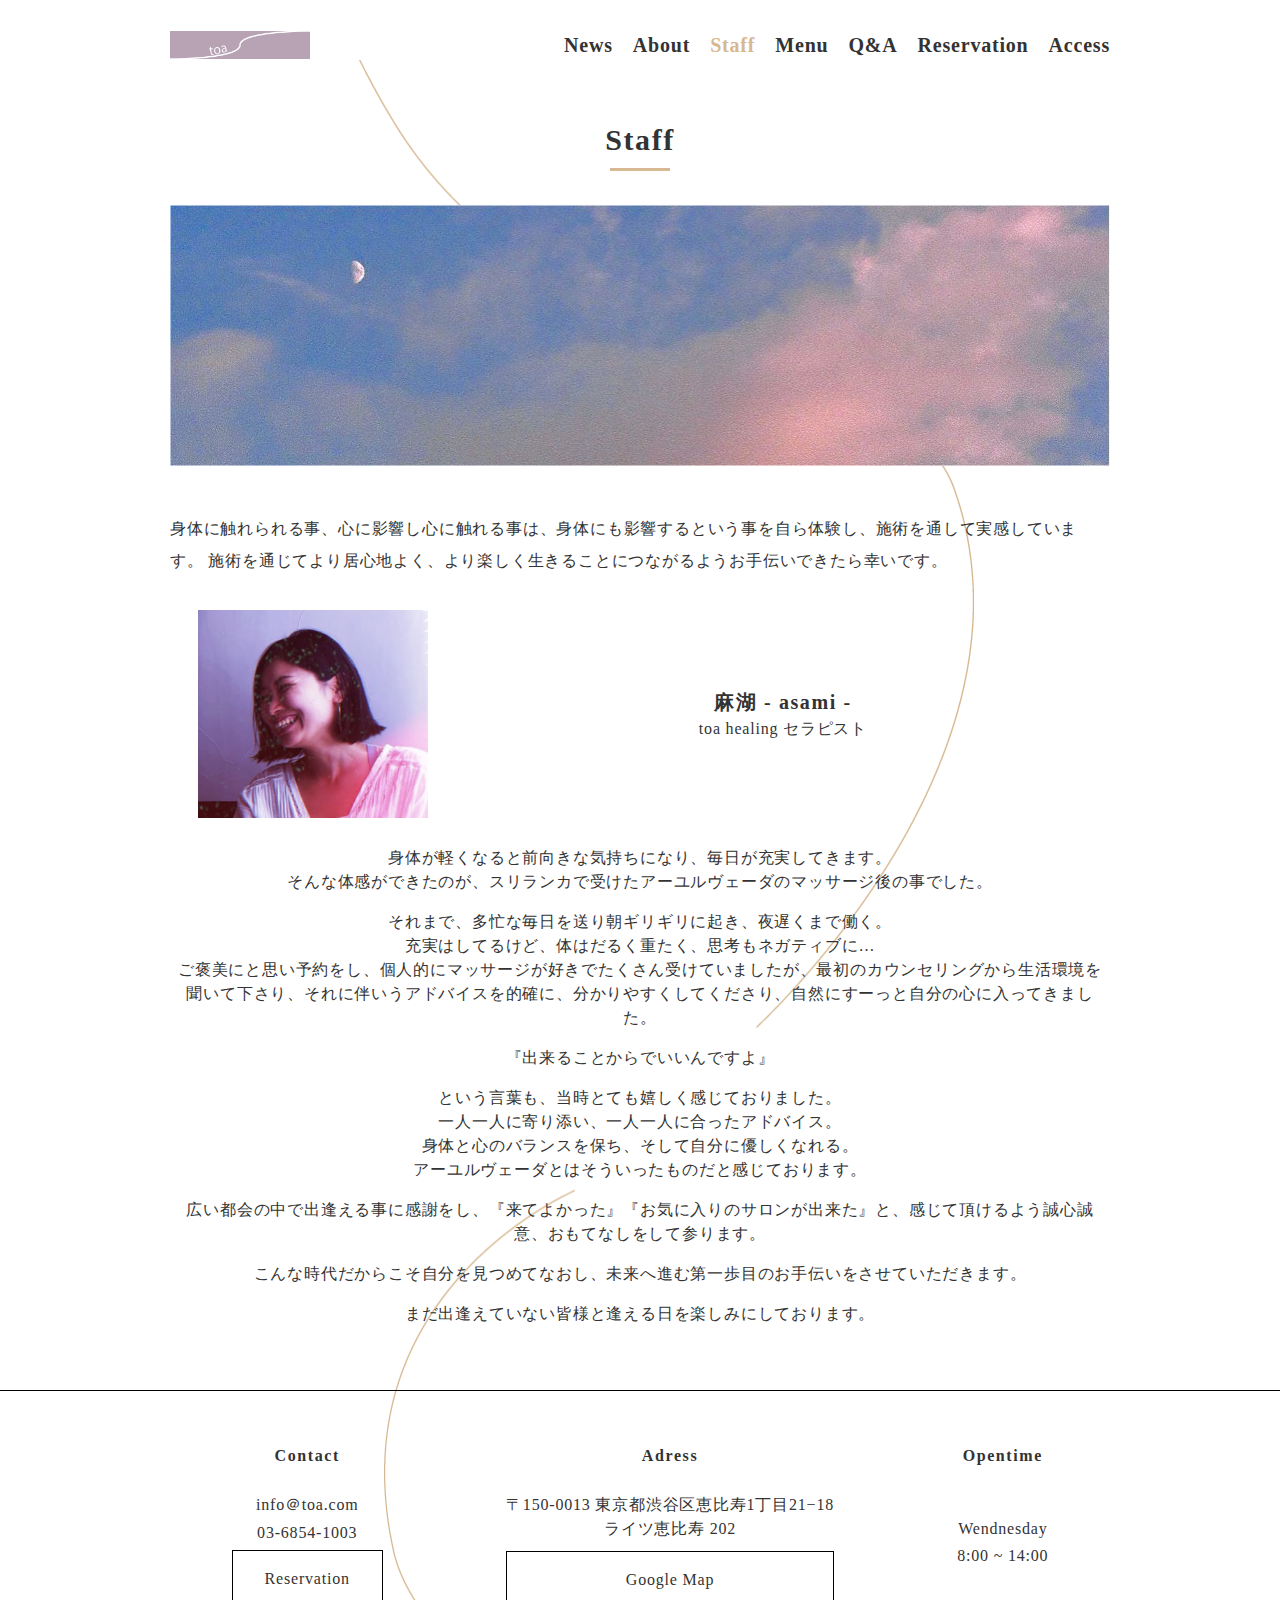
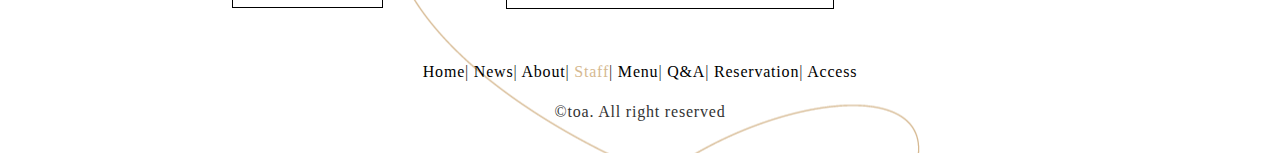
<file: staff/index.html>
<!DOCTYPE html>
<html lang="ja" dir="ltr">
<head>
    <meta charset="UTF-8">
    <meta name="description" content="恵比寿のアーユルヴェーダサロン『toa』です。">
    <meta name="viewport" content="width=device-width, initial-scale=1.0">
    <title>toa :: Staff</title>
    <link rel="icon" href="../favicon.ico">
    <link rel="stylesheet" href="../css/reset.css">
    <link rel="stylesheet" href="../css/common.css">
    <link rel="stylesheet" href="../css/top.css">
    <link rel="stylesheet" href="../css/staff.css">
    <link rel="stylesheet" href="https://use.fontawesome.com/releases/v5.6.4/css/all.css">
    <script src="../js/common.js"></script>
    
</head>
<body id="staff">
    <div id="wrapper">
        <header>
            <div class="inner">
                <div class="headerLogo">
                    <h1 class="logo">
                        <a href="../index.html">
                            <!--img class="pc" src="images/logo.png" alt="toa logo,トア,とあ"-->
                            <img class="sp" src="../images/logo.png" alt="toa logo,トア,とあ">
                        </a>
                    </h1>
                </div>
                <div class="hamburger-menu">
                    <input type="checkbox" id="menu-btn-check" value="">
                    <label for="menu-btn-check" class="menu-btn open"><span>Menu</span></label>
                    <div class="menu-content">    
                        <nav>
                            <ul class="inner nav">
                                <li class="home spon"><a href="../index.html">Home</a></li>
                                <li class="news"><a href="../news/index.html">News</a></li>
                                <li class="about"><a href="../about/index.html">About</a></li>
                                <li class="staff"><a href="../staff/index.html">Staff</a></li>
                                <li class="menu"><a href="../menu/index.html">Menu</a></li>
                                <li class="qanda"><a href="../qanda/index.html">Q&amp;A</a></li>
                                <li class="reservation"><a href="../reservation/index.html">Reservation</a></li>
                                <li class="access"><a href="../access/index.html">Access</a></li>
                            </ul>
                        </nav>
                    </div>
                </div>
            </div><!-- .inner -->
        </header>
    <hr>
        <div class="inner">
            <main>
                <h2>Staff</h2>
                    <p><img src="../images/staff.jpg" alt="sky,moon,sunset,空,月,夕日"></p>
                <div class="staffMessage">
                    <p>身体に触れられる事、心に影響し心に触れる事は、身体にも影響するという事を自ら体験し、施術を通して実感しています。
                        施術を通じてより居心地よく、より楽しく生きることにつながるようお手伝いできたら幸いです。
                    </p>    
                </div>
                <div class="aboutAsami">
                    <div class="asamiImg">
                        <img src="../images/asami.jpg" alt="asami,麻湖,セラピスト,therapist">
                    </div>
                    <div class="asamiName">
                    <h3>麻湖 - asami -</h3>
                    <p>toa healing セラピスト</p>
                    </div>
                </div>
                    <div class="asamiMessage">
                        <p class="asami">
                            身体が軽くなると前向きな気持ちになり、毎日が充実してきます。<br>
                            そんな体感ができたのが、スリランカで受けたアーユルヴェーダのマッサージ後の事でした。
                        </p> 
                        <p class="asami">
                            それまで、多忙な毎日を送り朝ギリギリに起き、夜遅くまで働く。<br>
                            充実はしてるけど、体はだるく重たく、思考もネガティブに…<br>
                            ご褒美にと思い予約をし、個人的にマッサージが好きでたくさん受けていましたが、最初のカウンセリングから生活環境を聞いて下さり、それに伴いうアドバイスを的確に、分かりやすくしてくださり、自然にすーっと自分の心に入ってきました。
                        </p>
                        <p class="asami">
                            『出来ることからでいいんですよ』
                        </p>
                        <p class="asami">
                            という言葉も、当時とても嬉しく感じておりました。<br>
                            一人一人に寄り添い、一人一人に合ったアドバイス。<br>
                            身体と心のバランスを保ち、そして自分に優しくなれる。<br>
                            アーユルヴェーダとはそういったものだと感じております。
                        <p>      
                        <p class="asami">
                            広い都会の中で出逢える事に感謝をし、『来てよかった』『お気に入りのサロンが出来た』と、感じて頂けるよう誠心誠意、おもてなしをして参ります。
                        </p>
                        <p class="asami">
                            こんな時代だからこそ自分を見つめてなおし、未来へ進む第一歩目のお手伝いをさせていただきます。
                        </p>
                        <p class="asami">
                            まだ出逢えていない皆様と逢える日を楽しみにしております。
                        </p>
                    </div>
            </main>
        </div>
    <hr>
        <footer>
            <div class="inner">
                <div class="footerFlex">
                    <div class="footerBlock">
                        <h3>Contact</h3>
                            <p>info＠toa.com</p>
                            <p>03-6854-1003</p>
                        <div class="footerBtn">
                            <a class="button" href="">Reservation</a>
                        </div>
                    </div>
                    <div class="footerBlock">
                        <h3>Adress</h3>
                        <p>〒150-0013 東京都渋谷区恵比寿1丁目21−18<br>
                            ライツ恵比寿 202</p>
                        <div class="footerBtn">
                            <a class="button" href="https://goo.gl/maps/tZedSvSkRm727j8m9">Google Map</a>
                        </div>
                    </div>
                    <div class="footerBlock">
                        <h3>Opentime</h3>
            　　         <p>Wendnesday</p>
                        <p>8:00 ~ 14:00</p>
                    </div>
                </div><!-- .footerFlex-->
                <div class="footerBottom">
                    <div class="footerNav">
                        <ul>
                            <li class="home"><a href="../index.html">Home</a></li>
                            <li class="news"><a href="../news/index.html">News</a></li>
                            <li class="about"><a href="../about/index.html">About</a></li>
                            <li class="staff"><a href="../staff/index.html">Staff</a></li>
                            <li class="menu"><a href="../menu/index.html">Menu</a></li>
                            <li class="qanda"><a href="../qanda/index.html">Q&amp;A</a></li>
                            <li class="reservation"><a href="../reservation/index.html">Reservation</a></li>
                            <li class="access"><a href="../access/index.html">Access</a></li>
                        </ul>
                    </div>
                    <p><small>&copy;toa. All right reserved</small></p>
                </div>
            </div><!-- .inner-->
        </footer>
    </div>
<script src="https://ajax.googleapis.com/ajax/libs/jquery/3.3.1/jquery.min.js"></script>
<script src="../js/common.js"></script>
<div id="page_top"><a href="#wrapper"><span>TOP</span></a></div>
</body>
</html>
</file>
<file: css/common.css>
@charset "utf-8";

* {
    box-sizing: border-box;
}

html{
	overflow-y: scroll;
    display: block;
}

img {
    max-width: 100%;
    height: auto;
    vertical-align: bottom;
}

body {
    letter-spacing: 0.05em;
    font-feature-settings: "palt" 1;
    line-height: 1.5;
    font-family: GalliardStd-Roman,Georgia,"Bookman",Georgia,"Times New Roman","ヒラギノ明朝 Pro W3","hiragino mincho pro","HG明朝E","ＭＳ Ｐ明朝","ＭＳ 明朝",serif
    "游ゴシック", YuGothic, "ヒラギノ角ゴ Pro", "Hiragino Kaku Gothic Pro", "メイリオ", Meiryo, sans-serif;
    /*font-weight: 500;*/
    font-size: 16px;
    /*margin: 0 auto;*/
    color: #333333;  
    background: url(../images/line_3.png) repeat-y center;
}

.inner:not(.nav) {
    max-width: 1000px;
    min-width: 320px;
    padding: 0 30px;
    margin: 10px auto;
    justify-content: space-between;
}

h2,h3 {
    letter-spacing: 1.6px;
}

h2 {
    font-size: 1.875rem;
    text-align: center;
    margin: 5% 0 3.5%;
    position: relative;
    padding: 10px;
    text-align: center;
}
h2:not(.covidH2):before {
    position: absolute;
    bottom: 1px;
    left: calc(50% - 30px);
    width: 60px;
    height: 3px;
    content: '';
    background: #d6b991;
  }

/*ヘッダー　---------------------------------*/


header {
    padding: 20px 0 0 0px;
    background-color: #fff;
    width: 100%;

}
header .inner {
    display: flex;
    align-items: center;
}
.logo {
    width: 140px;
    margin: 0 auto;
}
img {
    max-width: 100%;
    height: auto;
}
.menu-content {
    display: flex;
    font-size: 1.25rem;
    /* width: auto; */
    /* justify-content: space-between; */
    z-index: 30;
    font-weight: bold;
}

/* pcナビゲーション ---------------------------*/
.menu-content ul {
    display: flex;
    font-size: 1.25rem;
}

.menu-content ul li:not(.home){
    margin-left: 1em;
    display: block;
}


.spon {
    display: none;
    margin-left: 1em;

}

.menu-content ul li a {
    position: relative;
    display: block;
    text-decoration: none;
    color: #333333;
}

.menu-content ul li a::after {
    position: absolute;
    bottom: -4px;
    left: 0;
    content: '';
    width: 100%;
    height: 1px;
    background: #d6b991;
    transform: scale(0, 1);
    transform-origin: center top;
    transition: transform .3s;
}

.menu-content ul li a:hover::after {
    transform: scale(1, 1);
}

.nav-toggle:checked ~ .menu-content nav ul {
    display: none;
}

#menu-btn-check {
    display: none;
}
.hamburger-menu .menu-btn span {
    display: none;
} 

.hamburger-menu [inputtype="checkbox"] {
    position: fixed;
}


/*フッター　-----------------------------*/
footer {
    margin-top: 5%;
    border-top:solid 1px #000;
}

footer .inner {
    text-align: center;
}

.footerFlex {
    display: flex;
    justify-content: space-around;
    padding: 3.5% 0;
    
}

.footerNav ul li a {
    color: #000;
    text-decoration: none;
}

.footerNav ul li a:hover{
    text-decoration: underline #d6b991 3px;
}


.footerFlex h3 {
    margin: 9.5px 0 25px;
}

.footerBlock {
    margin: 0 auto;
}

.footerBlock p {
    margin-bottom: 3%;
}

.footerBlock .footerBtn {
    background: #fff;
    border: 1px solid #000;
    /* padding: 10px 20px; */
}

.footerBlock .footerBtn:hover {
    background: #d8bfd8;
    border: 1px solid #d8bfd8;
    color: #fff;
}

.footerBlock .footerBtn .button {
    text-decoration: none;
    color: #333333;
    display: block;
    padding: 1em 2em;
}

.footerBlock .footerBtn .button:hover {
    color: #fff;
}

.footerNav ul{
    display: inline-flex;
    text-align: center;
    margin-bottom: 1em;
}

/* .footerNav ul li {
    margin-left: 1em;
} */

.footerNav ul li+li::before {
    content: ' | ';
}

.footerNav a {
    text-decoration: none;
}


.footerBottom {
    padding: 2% 0;
}

/*totopボタン ----------------------------*/
#page_top {
    width: 50px;
    height: 50px;
    position: fixed;
    right: 0;
    bottom: 0;
    background: #fff;
    opacity: 0.6;
    border: 1px solid #333333;
    scroll-behavior: smooth;
}
#page_top a {
    position: relative;
    display: block;
    width: 50px;
    height: 50px;
    text-decoration: none;
}
#page_top a::before {
    font-family: 'Font Awesome 5 Free';
    font-weight: 900;
    content: '\f106';
    font-size: 20px;
    color: #333333;
    position: absolute;
    width: 25px;
    height: 25px;
    top: -5px;
    bottom: 0;
    right: 0;
    left: 0;
    margin: auto;
    text-align: center;
}

#page_top a span {
    display: none;
}
  

/* カレント設定 header -----------------------*/
#home nav .home a,
#news nav .news a,
#about nav .about a,
#staff nav .staff a,
#menu nav .menu a,
#qanda nav .qanda a,
#reservation nav .reservation a,
#access nav .access a {
    color: #d6b991;
    pointer-events: none;
}

#home footer .home a,
#news footer .news a,
#about footer .about a,
#staff footer .staff a,
#menu footer .menu a,
#qanda footer .qanda a,
#reservation footer .reservation a,
#access footer .access a { 
    color: #d6b991;
    pointer-events: none;

}


@media screen and (max-width: 767px) {
    /*ハンバーガーメニュー --------------------------*/

        body {
            font-size: 14px;
        }

        h2 {
            font-size: 1.5rem;
        }

        h2:not(.covidH2):before {
            height: 3px;
          }

        #menu-btn-check,
        .menu-btn {
            display: block;
        }
    
        .hamburger-menu .menu-btn span {
            display: initial;
        }
    
        .menu-btn { /*ボタンスタイル*/
            position: fixed;
            top: 28px;
            right: 30px;
            height: 50px;
            width: 30px;
            z-index: 2;
            /* opacity: 0; */
            position: absolute;
            top: -50px;
            right: 20px;
        }
    
        .menu-btn:before, 
        .menu-btn:after { /*ハンバーガーの線 */
            content: "";
            width: 43px;
            height: 4px;
            background: #333333;
            display: block;
            position: absolute;
        }
    
        .menu-btn:after{/* 上の線 */
            top: -5px;
            transition: all .3s;
        }
    
        .menu-btn:before {/* 下の線 */
            top: 20px;
            transition: all .2s;
        }
    
        .menu-btn span {
            padding-top: 27px;
            transition: all .3s;
            color: #333333;
        }
    
        .menu-btn span:before {/* 真ん中の線 */
            content: "";
            width: 43px;
            height: 4px;
            background: #333333;
            display: block;
            position: absolute;
            top: 7px;
            transition: all .3s;
            
        }
    
        #menu-btn-check {
            display: none;
        }

        .hamburger-menu {
            position: relative;
            top: 16px;
            z-index: 3;
        } 
    
        .menu-content {
            display: flex;
            flex-direction: column-reverse;
            justify-content: flex-end;
            width: 70%;
            height: 100%;
            position: fixed;
            top: 0;
            left: 100%;
            z-index: 1;
            background-color: #e9f3f4;
            transition: all 0.5s;/*アニメーション設定*/
        }
    
        .menu-btn span {
            position: absolute;
            top: 0;
        } 
    
        /* ハンバーガー クリックされた時のアクション */
        #menu-btn-check:checked ~ .menu-content {
            left: 30%;
            padding-top: 84.53px;
        }
    
        #menu-btn-check ~ .menu-content {
            padding-top: 84.53px;
        }
    
        .active span {
            opacity: 0;
        }
    
        .active .menu-btn:after {/* 上の線 */
            transform: translateY(4px) translateX(-30px) rotate(45deg);
            background: #333333;
        }
    
        .active .menu-btn:before {/*下の線*/
            transform: translateY(-21px) translateX(-30px) rotate(-45deg);
            background: #333333;
        } 
    
        .active .menu-btn span:before {/*真ん中の線*/
            opacity: 0;
        }
        .active {
            position: fixed;
            right: 0px;
            top: 86px;
            z-index: 50;
        } 

        /*中身--------------------------------------- */
        header {
            padding-bottom: 15px;
        }
    
        header .inner {
            display: block;
        }
    
        header .menu-content .inner {
            width: 100%;
        }

        .menu-content ul li a:hover::after {
            display: none;
        }
    
        nav .inner {
            flex-direction: column;
        }
    
        nav {
            margin-top: 0;
        }
    
        nav ul {
            text-align: left;
        }	
            
        nav ul li {
            border-bottom: solid 1px #ffffff;
            border-right: none;
            width: 100%;
        }
    
        nav li:first-child {
            border-left: none;
            /* border-top: solid 1px #ffffff; */
        }
    
        nav ul li a {
            padding: 8px;
        }
    
        .spon {
            display: block; /*spはhomeを出す*/
        }
    
        .headerTime {
            position: static;
            flex-direction: column-reverse;
            text-align: center;
        }
            
        .headerTime ul:nth-of-type(1) {
            flex-direction: column;
        }
            
        header .headerTime ul:nth-of-type(1) li + li {
            margin-left: 0px;
        }

        .footerBottom {
            text-align: center;
            }
        .footerNav ul{
            flex-flow: row wrap;
        }
        .footerFlex {
            display: block; 
            } 
    
    }
</file>
<file: css/top.css>
@charset "utf-8";

.more {
    font-size: 0.9375rem;
    padding: 5px;
}

/*メインビジュアル*/


.mainVmessage {
    background: rgba(171, 201, 193, 0.5);
    padding: 4% 0;
}
.messageCenter {
    margin-bottom: 3.5%;
    text-align: center;
    font-size: 1.25rem;
    font-weight: bold;
}
.messageSub {
    padding: 0 5%;
} 


/*コロナインフォメーション*/

.covidInfo {
    background: #fff;
    font-family: "游ゴシック", YuGothic, "ヒラギノ角ゴ Pro", "Hiragino Kaku Gothic Pro", "メイリオ", Meiryo, sans-serif;
    border: solid 1px #000;
    margin-top: 5%;
    padding: 0 2em;
    color: #000;
}

.covidInfo .covidMore {
    text-align: right;
    margin: 3.5% 0 1em;
}
.covidH2 {
    font-size: 1.125rem;
}
.covidInfo .covidMore a{
    text-decoration: none;
    color: #000;
}
.covidInfo .covidMore a:hover{
    text-decoration: underline;
}

/*NEWS*/
article dl dt {
    margin: 3.5% 0 0.5em;
}

article dl dd {
    padding-bottom: 1em;
    border-bottom: 1px solid #333333;
}
article p {
    text-align: right;
    padding: 1em 0;
    margin: 3.5% 28px 0 0;
}

article p a {
    text-decoration: none;
    color: #333333;
}

article p a:hover {
    text-decoration: underline #d6b991 3px;
}

/*アバウトアーユルヴェーダ　＆　メニュー*/
section .sectionBlock {
    display: flex;
    justify-content: space-between;
}
section .sectionBlock .aboutMessage .ayurMore {
    text-align: right;
    padding: 5px;
}

section .sectionBlock .aboutMessage p a{
    text-decoration: none;
    color: #b22222;   
}


section .sectionBlock .aboutMessage p a:hover{
    color: #000;  
}

section .aboutVisual img {
    width: 400px;
}

section .aboutMessage {
    background: rgba(158, 214, 220, 0.5);
    max-width: 100%;
    width: 100%;
    margin: auto;
    padding: 5%;
}

section .aboutMessage .ayuruMore {
    text-align: right;
}
@media screen and (max-width: 767px) {

    .mainVmessage {
        margin: 0;
    }

    .messageCenter {
        font-size: 1em;
    }

    .covidH2 {
        font-size: 1em;
    }

    .more {
        font-size: 0.875rem;
        text-align: right;
    }

    .sectionBlock{
        flex-direction: column;
        align-items: center;
    }

    .section2 {
        flex-direction: column-reverse;
    }
    section .sectionBlock .aboutMessage .ayurMore {
        text-align: right;
    }
}
</file>
<file: css/about.css>
@charset "utf-8";

.ayurMessage {
    margin-top: 5%;
}
.section {
    display: flex;
    margin-top:  5%;
    justify-content: space-between;
}

.section h3 {
    text-align: center;
    margin-bottom: 1em;
    font-size: 1.125rem;
}

.doshaImg p {
    width:100%;
}

.doshaMessage {
    margin: auto 0;
}

.counseling {
    margin: 5% auto;
}
.subTitle {
    text-align: center;
    margin: 3.5% auto;
}

@media screen and (max-width: 767px) {
    .section {
        flex-direction: column;
        align-items: center;/*画像はalign-items*/
    }
    .pitta {
        flex-direction: column-reverse;
    }
}
</file>
<file: css/access.css>
@charset "utf-8";

.access {
    display: flex;
    justify-content: space-between;
}

.accessImg p {
    margin: 0 10%;
} 

.accessInfo {
    line-height: 1.5;
}

dl dt {
    font-weight: bolder;
}

dl dd {
    margin: 2em 0;
}

.accessInfo ul li {
    font-size: 0.9375rem;
    margin: 2% 0;
}

@media screen and (max-width:767px) {
    .access { 
        display: initial;
    }
    
    dl dt {
        text-align: center;
        margin: 2em 0;

    }
}
</file>
<file: css/kakushi.css>
@charset "utf-8";

.stoneList {
    display: flex;
}

.stone {
    margin: auto;
}
</file>
<file: css/menu.css>
@charset "utf-8";

h3 {
    text-align: center;
    font-weight: bold;
    /* font-size: 1.125rem; */
    margin: 5% 0 3.5%;
}

.menuMessage {
    margin-bottom: 5%;
}

.menuClass {
    display: flex;
}

.abShiro {
    justify-content: space-between;
    width: 50%;
    margin: 0 2%;
}

.menuKana {
    text-align: center;
}

.menuNew {
    margin-top: 2%;
}

.menuNew::before{
    content:'新規';
    font-size: 0.9375rem;
    background: #9ed6dc;
    color: #fff;
    padding: 5px;
}

.menuNew dt {
    text-decoration: underline #d6b991;
    margin: 1em 0;
}

.menuRepeat {
    margin: 1em 0;
}

.menuRepeat::before {
    content:'リピーター';
    font-size: 0.9375rem;
    background: #9ed6dc;
    color: #fff;
    padding: 5px;
}

.menuRepeat dt {
    text-decoration: underline #d6b991;
    margin: 1em 0;
}

.menuMore {
    margin-bottom: 1em;
}

.menuInfo {
    margin : 0;
    font-size: 0.9375rem;
    color: #808080;
}


@media screen and (max-width: 767px) {
    .menuClass {
        flex-direction: column;
        align-items: center;
    }

    .abShiro {
        width: 80%;
        margin: 0;
    }
}
</file>
<file: css/news.css>
@charset "utf-8";


.covid {
    border: solid 1px #000;
    background: #fff;
    padding: 5% 0;
    margin: 5% 0;
}

.covid h3 {
    text-align: center;
    margin-bottom: 1em;
    font-family: "游ゴシック Medium", "Yu Gothic Medium", "游ゴシック", "Yu Gothic", "游ゴシック体", YuGothic, "ヒラギノ角ゴ Pro W3", "Hiragino Kaku Gothic Pro", "メイリオ",
	Meiryo, Osaka, "ＭＳ Ｐゴシック", "MS PGothic", Sans-Serif;
}

.pleaseCovid {
    padding: 0 4%;
    font-family: "游ゴシック Medium", "Yu Gothic Medium", "游ゴシック", "Yu Gothic", "游ゴシック体", YuGothic, "ヒラギノ角ゴ Pro W3", "Hiragino Kaku Gothic Pro", "メイリオ",
	Meiryo, Osaka, "ＭＳ Ｐゴシック", "MS PGothic", Sans-Serif;
}

.pleaseCovid ul {
    margin: 1em 0;
}

.covidMessage {
    border-top: dotted 1px #000;
    border-bottom: dotted 1px #000;
    background: #fff;
    padding: 1em;
    text-align: center;
    margin: 1em 0;
}

.pleaseCovid ul li::before {
    content: '\025cf ';
}

.thankyou {
    text-align: center;
}


/* ニュース */
.newsList {
    display: flex;
    flex-wrap: wrap;
    justify-content: space-between;
    margin: 0 5%;
}

.newsList div {
    width: 47%;
    padding-bottom: 1.3%;
    /* position: relative; */
    margin-bottom: 3.5%;
}

.newsList div:last-child {
    margin-bottom: 0;
}


dl dt p {
    font-weight: bold;
    margin: 3% 0;
    border-bottom: 1px solid #333333;
    text-align: justify;
    padding: 2% 0;
}

dl dd p {
    margin: 5% 0;
    text-align: justify;
}

dl dd p span {
    font-size: 0.875rem;
    color: #808080;
}

.menuMore {
    text-align: center;
}

.reservBtn {
    text-align: right;
}

.reservBtn a {
    color: #333333;
    text-decoration: none;
    font-size: 0.875rem;

}

.reservBtn a:hover {
    text-decoration: underline #d6b991 3px;
}

@media screen and (max-width: 767px) {
    .newsList {
        display: block;
        padding: 0 0;
    }

    dl dt,
    dl dt p {
        text-align: center;
    }

    .newsList div {
        width: 100%;
        margin-bottom: 7%;
        padding-bottom: 1.3%;
        position: relative;
    }
}
</file>
<file: css/qanda.css>
@charset "utf-8";

.qaMessage {
    margin-bottom: 3.5%;
    text-align: center;
}

h3 {
    text-align: center;
    margin: 1em 0;
}

/* .qaHeading::before,
.qaHeading::after {
    content: ' - ';
} */

/* 質問一覧コーナー------------------------ */
.acd-check{
    display: none;
}
.acd-label{
    display: block;
    padding: 10px 70px 10px 10px;
    background: rgba(158, 214, 220, 0.5);
    cursor: pointer;
    /* margin: 5% 0; */
    position: relative;
}

/* +アイコン */
.acd-label::before,
.acd-label::after {
    content: '';
    width: 20px;
    height: 3px;
    background: #fff;
    position: absolute;
    top: 50%;
    right: 5%;
    transform: translateY(-50%);
}

/* アイコンの- */
.acd-label::after{
    transform: translateY(-50%) rotate(90deg);
    transition: .5s;
}
.acd-content{
    display: block;
    overflow: hidden;
    border: 1px solid #808080;
    background: #fff;
    display: block;
    height: 0;
    opacity: 0;
    padding: 3px 0; 
    visibility: hidden;
}

/* アイコンが開いたら-に */
.acd-check:checked + .acd-label:after{
    transform: translateY(-30%) rotate(0);
}

.acd-check:checked + .acd-label + .acd-content{
    height: 100%;
    opacity: 1;
    padding: 1% 3%;
    /* transition: .5s; */
    visibility: visible;
}

section {
    margin: 5% 5% 0;
}

.acd-content ul,
.acd-content ol ,
.acd-content dl {
    margin: 2% 0;
}

.acd-content ul li::before {
    content:'●';
}
</file>
<file: css/reservation.css>
@charset "utf-8";

table {
    margin: 3.5% auto 5%;
}

caption {
    text-align: center;
    margin-bottom: 3.5%;
    font-weight: bold;
}

table th,
table td {
	padding: 10px 0;
}

table th {
    width: 200px;
}

table td {
    width: 80%;
}

tr th:last-child {
	border-bottom: none;
}
.textarea {
    height: 200px;
}

.form-text {
	width: 100%;
	padding: 10px 0;
	border: 1px solid #ccc;
}

.form-select {
	padding: 5px;
	border: 1px solid #ccc;
}

.form-submit {
	width: 200px;
	display: block;
	margin: 0 auto;
	background: #9ed6dc;
	color: #fff;
	font-weight: bold;
	font-size: 1.25rem;
	padding: 5px;
	border: none;
	appearance: none;
	cursor: pointer;
	margin-bottom: 15px;
}

@media screen and (max-width: 767px){
	/* h2 {
	font-size: 1.25rem;
	} */
	table {
        text-align: center;
    }

	table th, table td {
	display: block;
	}
	
	table th {
	border-bottom: none;
    width: auto;
	}

    table td {
        width: 100%;
    }

    .menuList {
        text-align: left;
    }

	.form-submit {
		font-size: 1.125rem;
	}
}
</file>
<file: css/staff.css>
@charset "utf-8";

.staffMessage {
    margin: 5% 0 3.5%;
}

.staffMessage p {
    line-height: 2;
}

.aboutAsami {
    display: flex;
    justify-content: space-between;
}

.asamiName {
    text-align: center;
    margin: auto 0;
    width: 100%;
}

.asamiName h3 {
    font-weight: bold;
    font-size: 1.25rem;
}

.asamiImg {
    padding: 0 auto;
    max-width: 100%;
    margin: 0 3%;
}
.asamiMessage {
    margin: 3% auto 0;
    text-align: center;
} 

.asami {
    margin-bottom: 1em;
    line-height: 1.5;
}

@media screen and (max-width: 767px) {
    .aboutAsami {
        flex-direction: column;
        align-items: center;
    }

    .asamiMessage {
        text-align: initial;
    }
}
</file>
